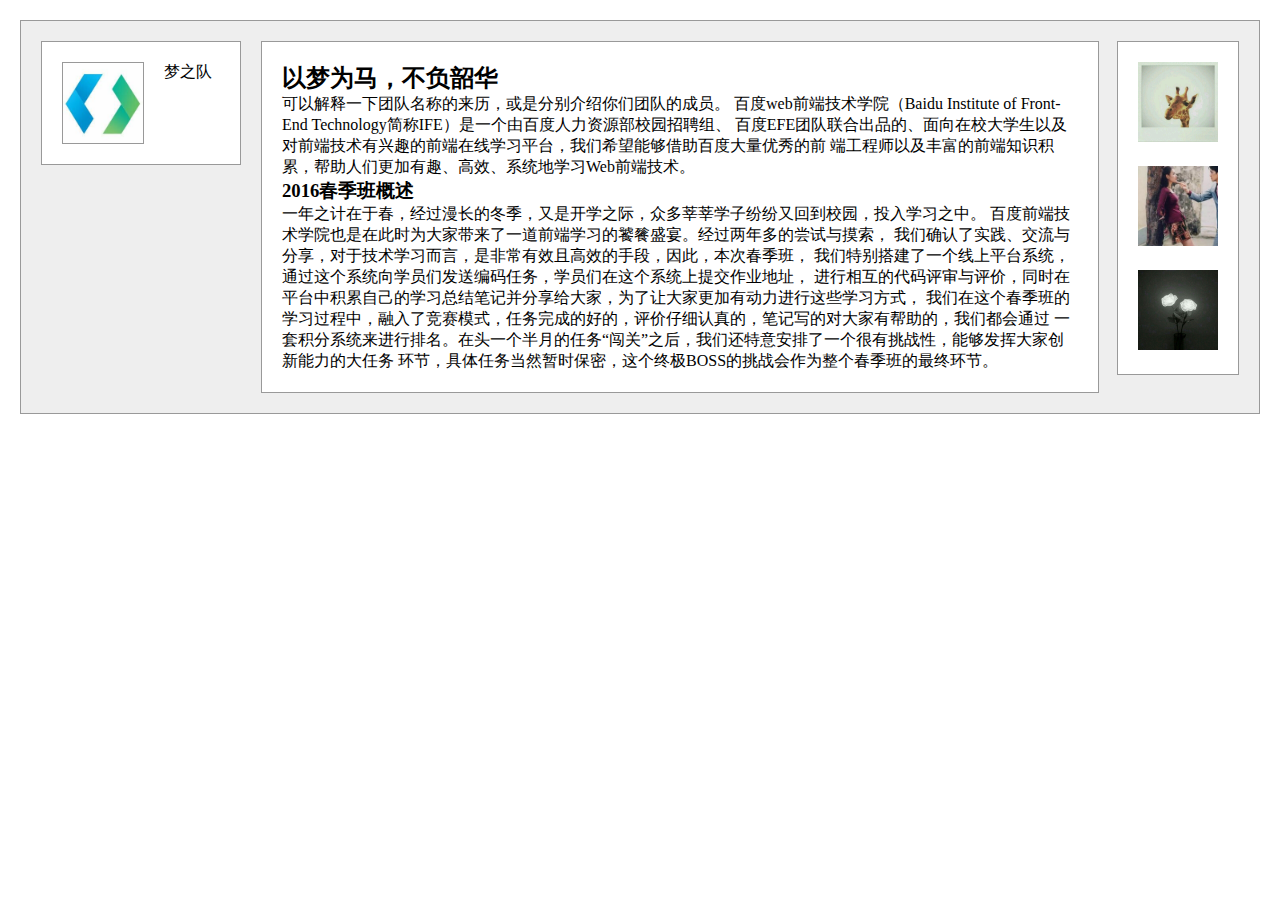
<file: task03/task03.html>
<!DOCTYPE html>
<html lang="en">
<head>
    <meta charset="UTF-8">
    <title>三栏式布局</title>
    <link href="css/index.css" rel="stylesheet" type="text/css">
</head>
<body>
<div class="box">
    <div class="left">
        <img src="img/logo.jpg" height="80px" width="80px">
        <p>梦之队</p>
    </div>
    <div class="right">
        <ul>
            <li><img src="img/head_img1.jpg" height="80px" width="80px"></li>
            <li><img src="img/head_img2.jpg" height="80px" width="80px"></li>
            <li><img src="img/head_img3.jpg" height="80px" width="80px"></li>
        </ul>
    </div>
    <div class="center">
        <h2>以梦为马，不负韶华</h2>
        <p>可以解释一下团队名称的来历，或是分别介绍你们团队的成员。
            百度web前端技术学院（Baidu Institute of Front-End Technology简称IFE）是一个由百度人力资源部校园招聘组、
            百度EFE团队联合出品的、面向在校大学生以及对前端技术有兴趣的前端在线学习平台，我们希望能够借助百度大量优秀的前
            端工程师以及丰富的前端知识积累，帮助人们更加有趣、高效、系统地学习Web前端技术。</p>
        <h3>2016春季班概述</h3>
        <p>一年之计在于春，经过漫长的冬季，又是开学之际，众多莘莘学子纷纷又回到校园，投入学习之中。
            百度前端技术学院也是在此时为大家带来了一道前端学习的饕餮盛宴。经过两年多的尝试与摸索，
            我们确认了实践、交流与分享，对于技术学习而言，是非常有效且高效的手段，因此，本次春季班，
            我们特别搭建了一个线上平台系统，通过这个系统向学员们发送编码任务，学员们在这个系统上提交作业地址，
            进行相互的代码评审与评价，同时在平台中积累自己的学习总结笔记并分享给大家，为了让大家更加有动力进行这些学习方式，
            我们在这个春季班的学习过程中，融入了竞赛模式，任务完成的好的，评价仔细认真的，笔记写的对大家有帮助的，我们都会通过
            一套积分系统来进行排名。在头一个半月的任务“闯关”之后，我们还特意安排了一个很有挑战性，能够发挥大家创新能力的大任务
            环节，具体任务当然暂时保密，这个终极BOSS的挑战会作为整个春季班的最终环节。</p>
    </div>
</div>
</body>
</html>
</file>
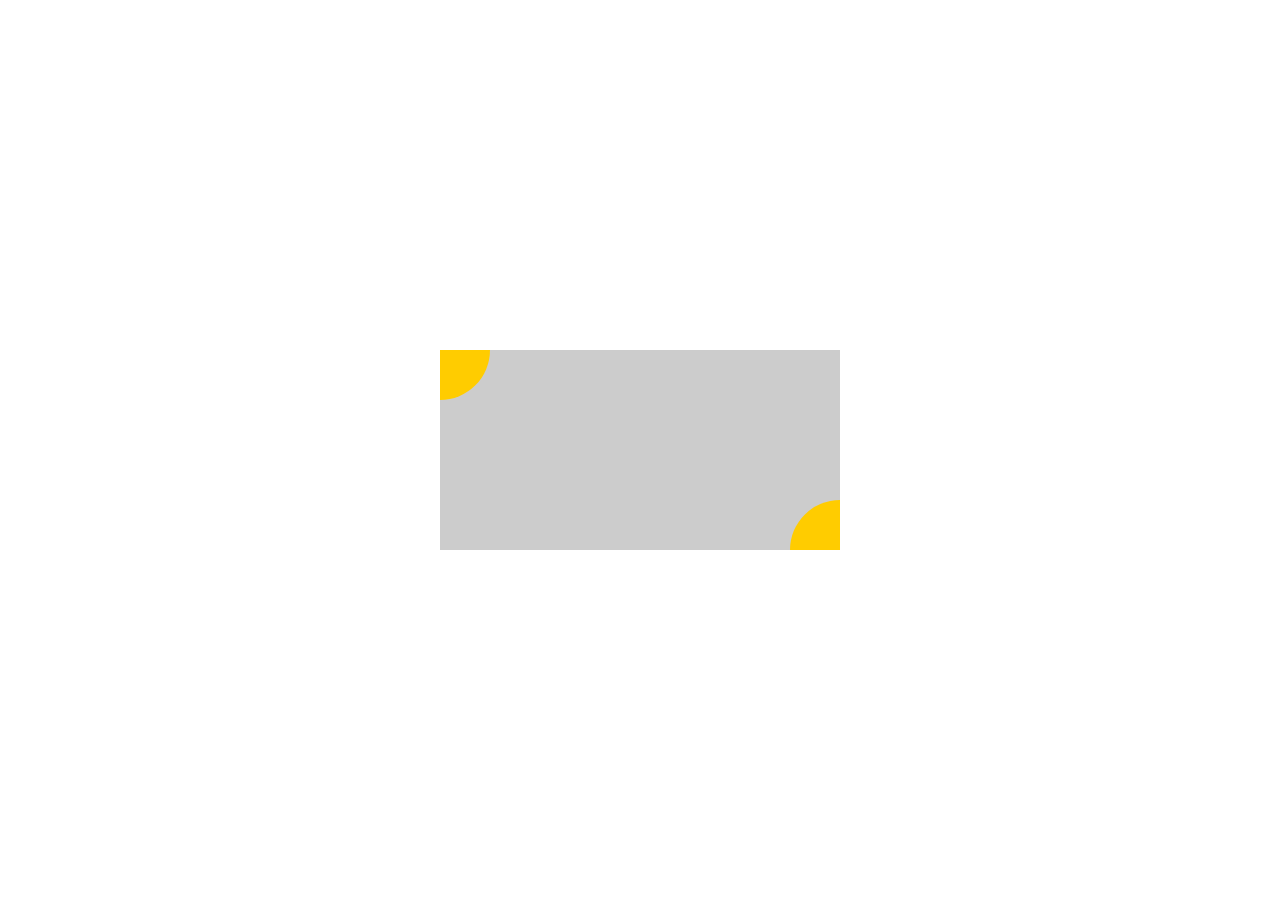
<file: task04/task04.html>
<!DOCTYPE html>
<html lang="en">
<head>
    <meta charset="UTF-8">
    <title>Title</title>
    <Link href="css/index.css" rel="stylesheet" type="text/css" >
</head>
<body>
<div class="bg">
    <div class="circle1"></div>
    <div class="circle2"></div>
</div>
</body>
</html>
</file>
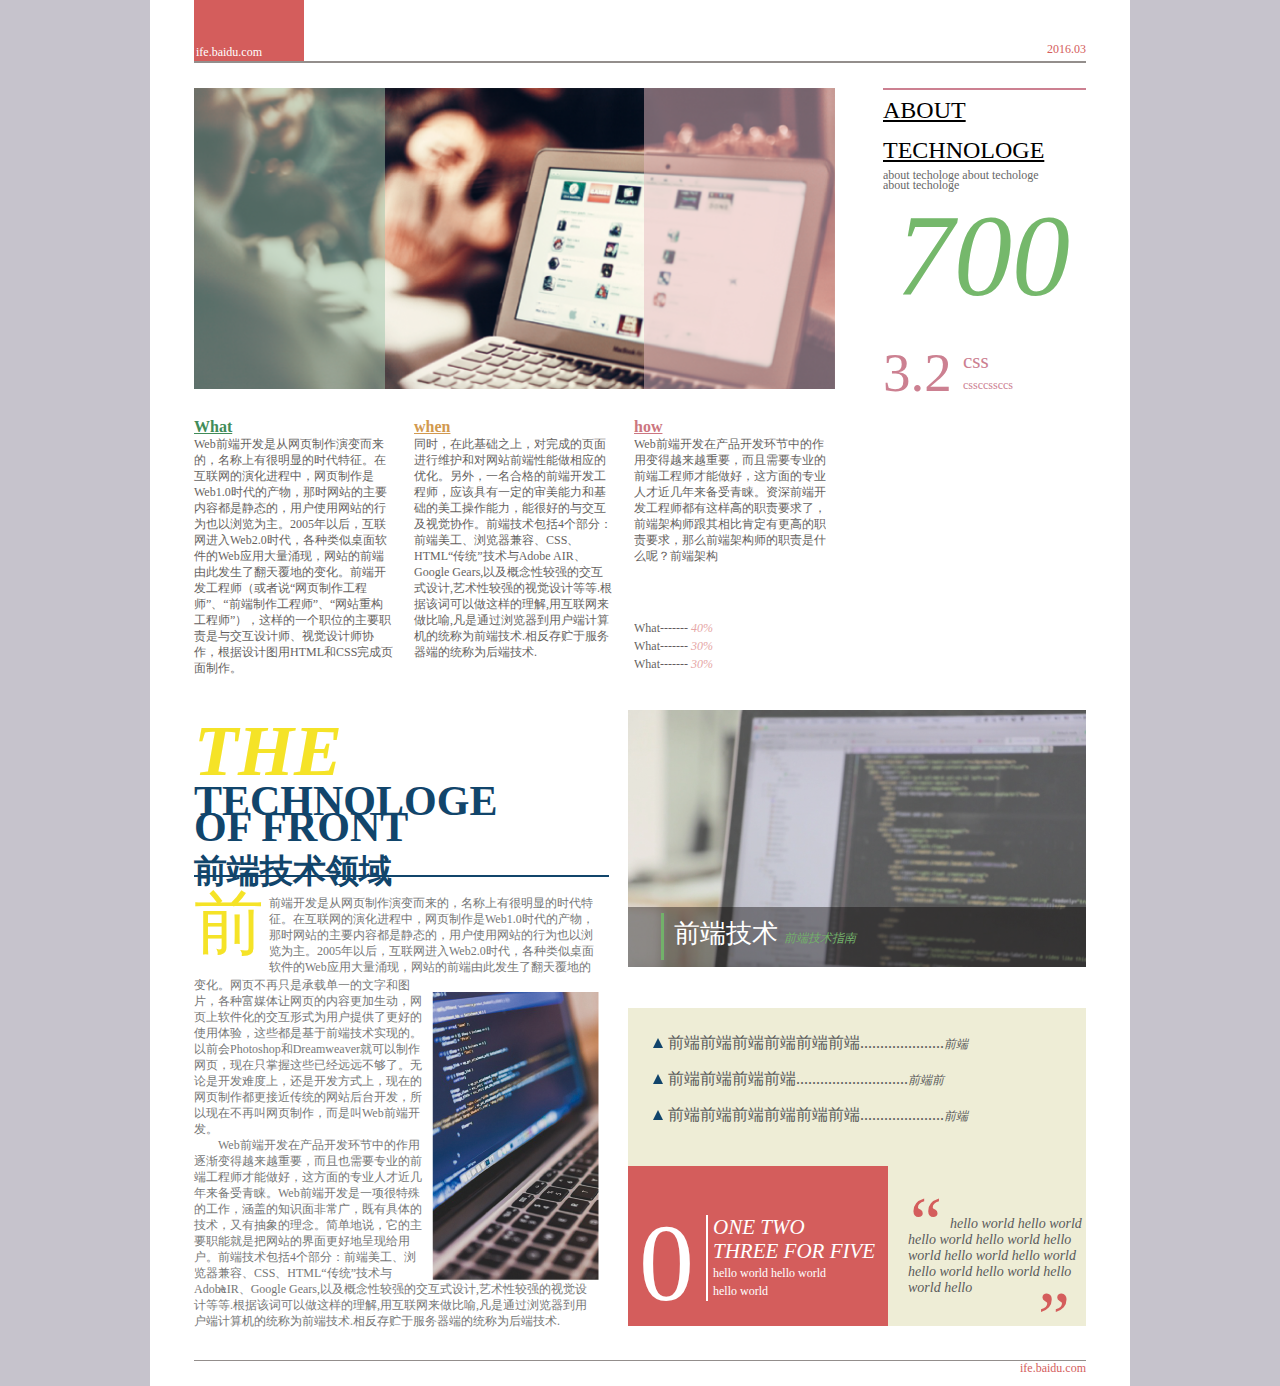
<file: task06/task06.html>
<!DOCTYPE html>
<html lang="en">
<head>
    <meta charset="UTF-8">
    <title>CSS模拟报纸排版</title>
    <link href="css/index.css" type="text/css" rel="stylesheet">
</head>
<body>
<div class="background">
    <nav>
        <div class="nav-left">
            <p>ife.baidu.com</p>
        </div>
        <p class="nav-right">2016.03</p>
    </nav>
    <div class="floorone">
        <div class="left-top">
            <img src="img/lefttop.png" width="641px" height="301px">
            <div class="left-color-block"></div>
            <div class="right-color-block"></div>
        </div>
        <div class="right-top">
            <p class="about">ABOUT<br>TECHNOLOGE</p>
            <p class="technologe">about techologe about techologe<br>about techologe</p>
            <p class="_700">700</p>
            <p class="_32">3.2</p>
            <p class="_css">css</p>
            <p class="_csscc">cssccssccs</p>
        </div>
    </div>
    <div class="floortwo">
            <div class="text_1">
                <h2>What</h2>
                <p>Web前端开发是从网页制作演变而来的，名称上有很明显的时代特征。在互联网的演化进程中，网页制作是Web1.0时代的产物，那时网站的主要内容都是静态的，用户使用网站的行为也以浏览为主。2005年以后，互联网进入Web2.0时代，各种类似桌面软件的Web应用大量涌现，网站的前端由此发生了翻天覆地的变化。前端开发工程师（或者说“网页制作工程师”、“前端制作工程师”、“网站重构工程师”），这样的一个职位的主要职责是与交互设计师、视觉设计师协作，根据设计图用HTML和CSS完成页面制作。</p>
            </div>
            <div class="text_2">
                <h2>when</h2>
                <p>同时，在此基础之上，对完成的页面进行维护和对网站前端性能做相应的优化。另外，一名合格的前端开发工程师，应该具有一定的审美能力和基础的美工操作能力，能很好的与交互及视觉协作。前端技术包括4个部分：前端美工、浏览器兼容、CSS、HTML“传统”技术与Adobe AIR、Google Gears,以及概念性较强的交互式设计,艺术性较强的视觉设计等等.根据该词可以做这样的理解,用互联网来做比喻,凡是通过浏览器到用户端计算机的统称为前端技术.相反存贮于服务器端的统称为后端技术.</p>
            </div>
            <div class="text_3">
                <h2>how</h2>
                <p>Web前端开发在产品开发环节中的作用变得越来越重要，而且需要专业的前端工程师才能做好，这方面的专业人才近几年来备受青睐。资深前端开发工程师都有这样高的职责要求了，前端架构师跟其相比肯定有更高的职责要求，那么前端架构师的职责是什么呢？前端架构</p>
                <br><br><br>
                <span>
                    What-------
                    <em>40%</em>
                </span>
                <br>
                <span>
                    What-------
                    <em>30%</em>
                </span>
                <br>
                <span>
                    What-------
                    <em>30%</em>
                </span>
            </div>
        </div>
    <div class="floorthree">
        <div class="left-bottom">
            <div class="left-bottom_1">
                <p><em>THE</em>&nbsp;
                    <b>TECHNOLOGE<br>OF FRONT</b></p>
                    <br>
                    <p class="front">前端技术领域</p>
                </div>
            <div class="left-bottom_2">
            <span>前</span>
                <p class="pha_1">前端开发是从网页制作演变而来的，名称上有很明显的时代特征。在互联网的演化进程中，网页制作是Web1.0时代的产物，那时网站的主要内容都是静态的，用户使用网站的行为也以浏览为主。2005年以后，互联网进入Web2.0时代，各种类似桌面软件的Web应用大量涌现，网站的前端由此发生了翻天覆地的</p>
                <p class="pha_2">变化。网页不再只是承载单一的文字和图片，各种富媒体让网页的内容更加生动，网页上软件化的交互形式为用户提供了更好的使用体验，这些都是基于前端技术实现的。 以前会Photoshop和Dreamweaver就可以制作网页，现在只掌握这些已经远远不够了。无论是开发难度上，还是开发方式上，现在的网页制作都更接近传统的网站后台开发，所以现在不再叫网页制作，而是叫Web前端开发。</p>
                <img src="img/leftbottom.png">
                <p class="pha_3">Web前端开发在产品开发环节中的作用逐渐变得越来越重要，而且也需要专业的前端工程师才能做好，这方面的专业人才近几年来备受青睐。Web前端开发是一项很特殊的工作，涵盖的知识面非常广，既有具体的技术，又有抽象的理念。简单地说，它的主要职能就是把网站的界面更好地呈现给用户。前端技术包括4个部分：前端美工、浏览器兼容、CSS、HTML“传统”技术与Adobe </p>
                <p class="pha_4">AIR、Google Gears,以及概念性较强的交互式设计,艺术性较强的视觉设计等等.根据该词可以做这样的理解,用互联网来做比喻,凡是通过浏览器到用户端计算机的统称为前端技术.相反存贮于服务器端的统称为后端技术.</p>
            </div>
        </div>
        <div class="right-bottom">
           <div class="right-bottom_1">
              <img src="img/middle.png">
               <div class="img-text" >
                   <p>前端技术 <em>前端技术指南</em></p>
               </div>
           </div>
           <div class="right-bottom_2">
               <ul>
                   <li><span class="triangle"></span>前端前端前端前端前端前端.....................<em>前端</em></li>
                   <li><span class="triangle"></span>前端前端前端前端............................<em>前端前</em></li>
                   <li><span class="triangle"></span>前端前端前端前端前端前端.....................<em>前端</em></li>
               </ul>
               <div class="red-block">
                   <p>0</p>
                   <div class="red-block-right">
                       <em>ONE TWO<br>THREE FOR FIVE</em>
                       <span>hello world hello world<br>hello world</span>
                   </div>
               </div>
               <div class="text-block">
               <span class="a1">“</span>
                   <p>hello world hello world hello world hello world hello world hello world hello world hello world hello world hello world hello</p>
               <span class="a2">”</span>

           </div>
           </div>
        </div>
    </div>
    <div class="foot">
      ife.baidu.com
    </div>
</div>
</body>
</html>
</file>
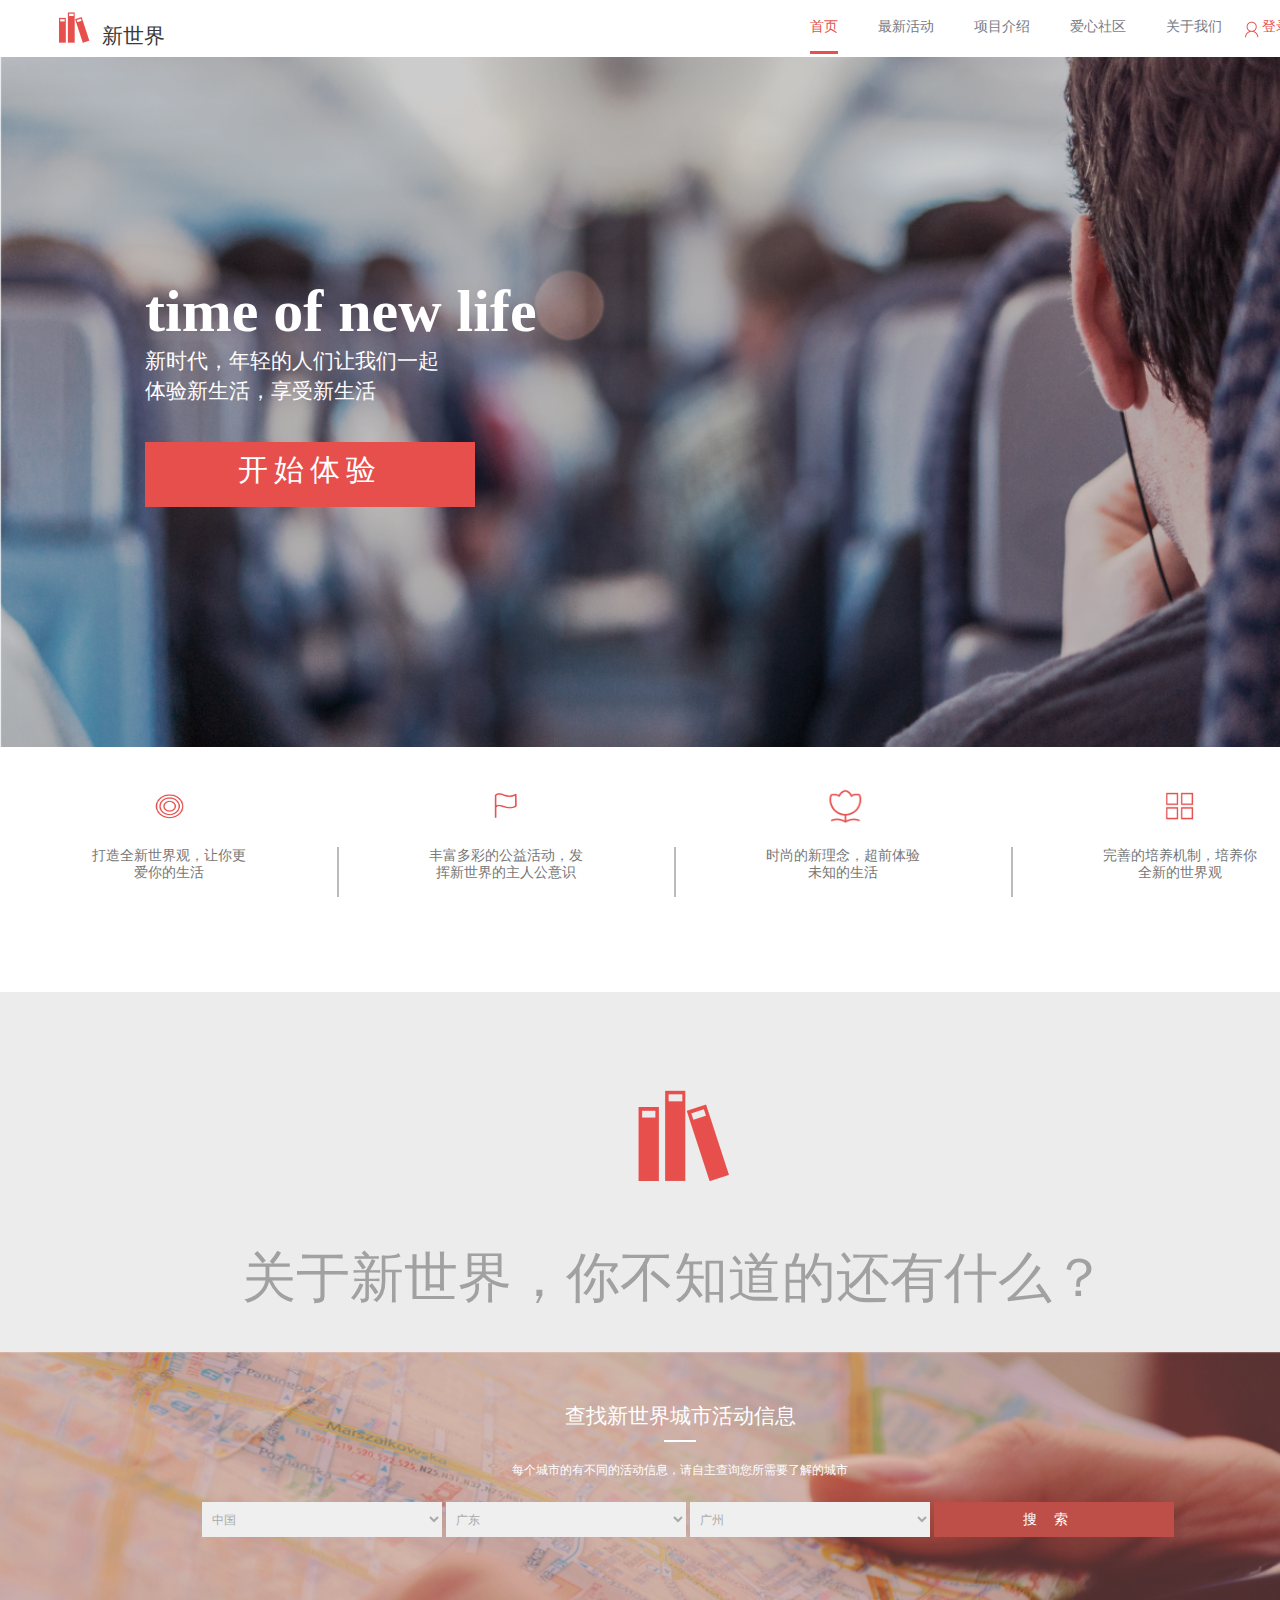
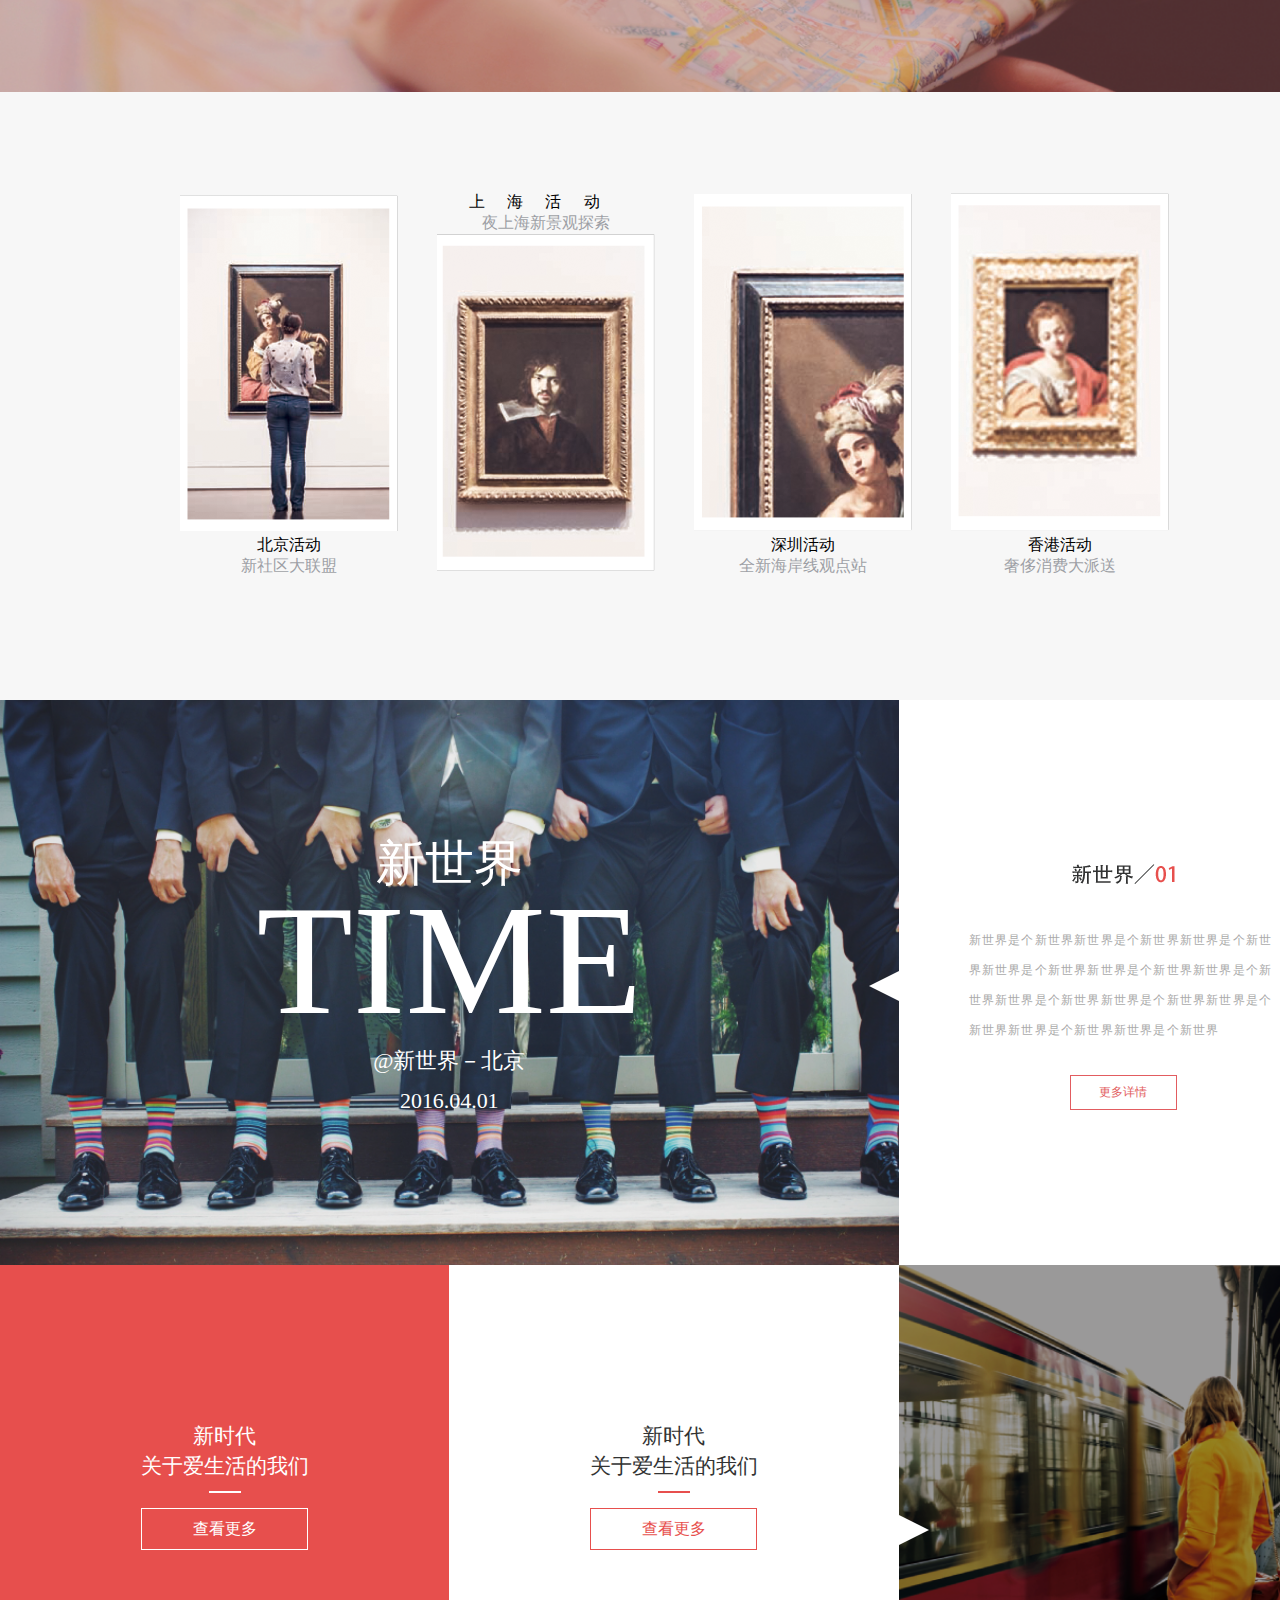
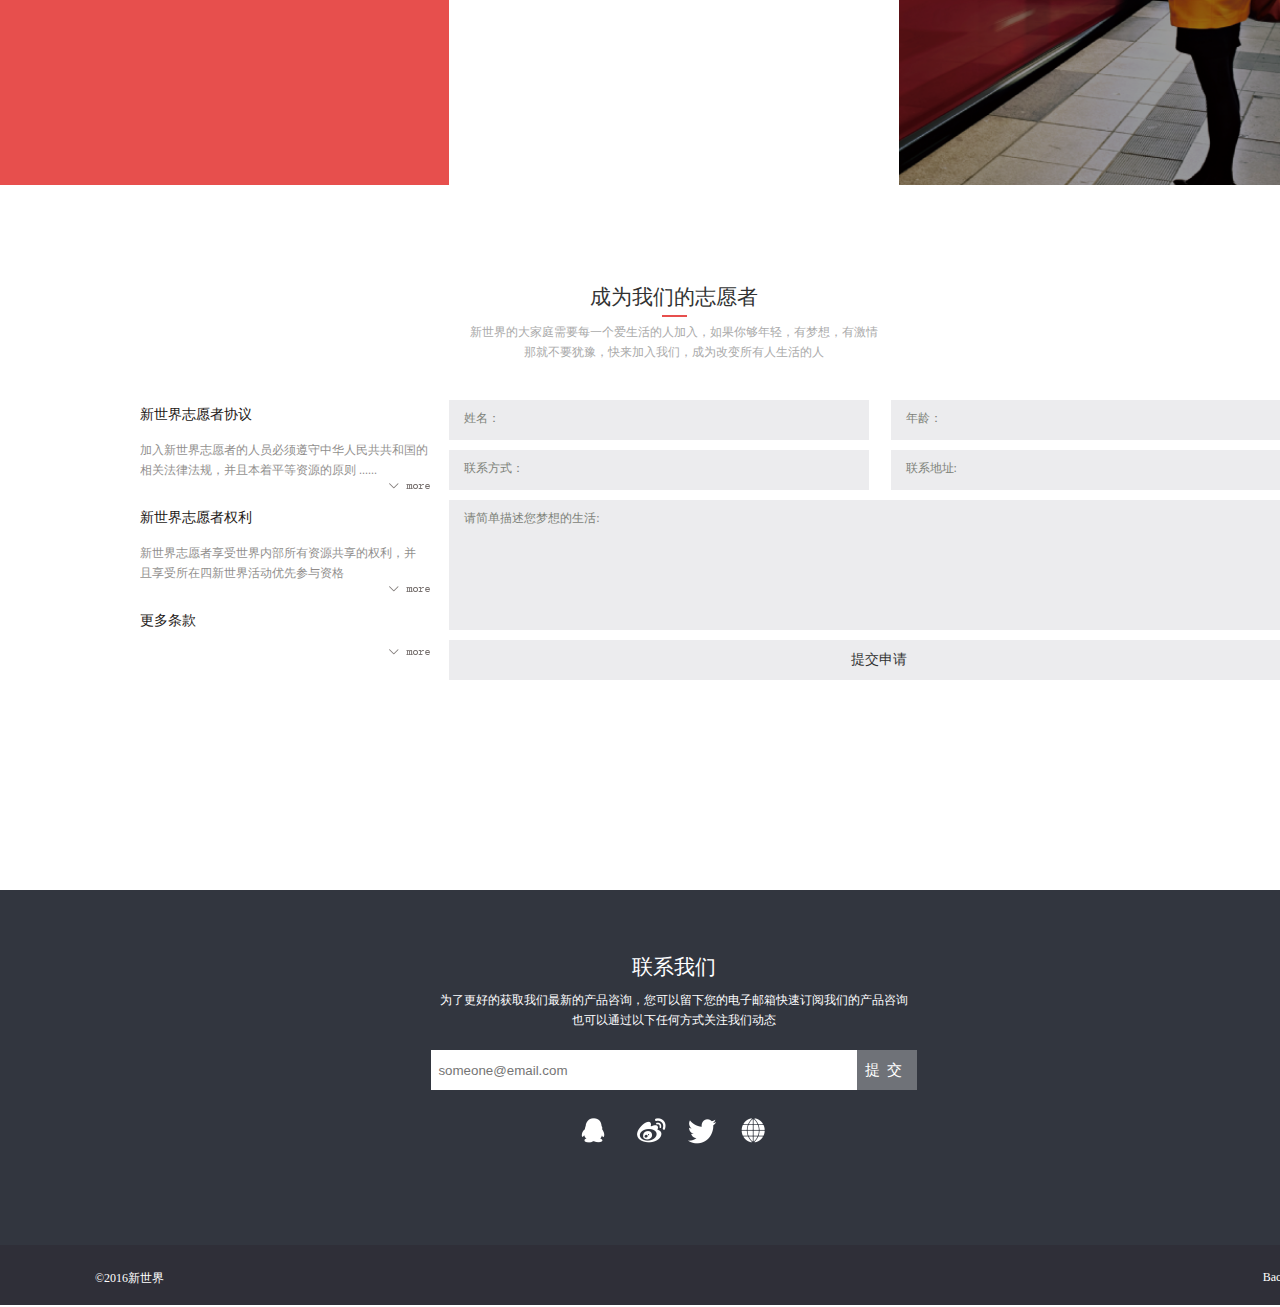
<file: task07/task07.html>
<!DOCTYPE html>
<html lang="en">
<head>
    <meta charset="UTF-8">
    <title>新世界</title>
    <link href="index.css" type="text/css" rel="stylesheet">
</head>
<body>
    <div class="header">
        <img src="img/navleft.png">
        <a href="#" class="left_1">新世界</a>
        <ul>
            <li><a href="#" class="active">首页</a></li>
            <li><a href="#" class="other">最新活动</a></li>
            <li><a href="#" class="other">项目介绍</a></li>
            <li><a href="#" class="other">爱心社区</a></li>
            <li><a href="#" class="other">关于我们</a></li>
            <li><a href="#" class="log"><img src="img/user.png"><span>登录</span></a></li>
        </ul>
    </div>
    <div class="banner">
        <div class="banner-text">
            <h1>time of new life</h1>
            <p>新时代，年轻的人们让我们一起</p>
            <p>体验新生活，享受新生活</p>
            <br><br>
            <a href="#">开始体验</a>
        </div>

    </div>
    <div class="floortwo">
        <div class="point_1">
            <img src="img/point1.png">
            <br>
            <p>打造全新世界观，让你更<br>爱你的生活</p>
        </div>
        <div class="point_2">
            <img src="img/point2.png">
            <br>
            <p>丰富多彩的公益活动，发<br>挥新世界的主人公意识</p>
        </div>
        <div class="point_3">
            <img src="img/point3.png">
            <br>
            <p>时尚的新理念，超前体验<br>未知的生活</p>
        </div>
        <div class="point_4">
            <img src="img/point4.png">
            <br>
            <p>完善的培养机制，培养你<br>全新的世界观</p>
        </div>
    </div>
    <div class="floorthree">
        <img src="img/middle.png">
        <p>关于新世界，你不知道的还有什么？</p>
    </div>
    <div class="floorfour">
        <div class="background"></div>
        <div class="floorfour-mask"></div>
        <div class="floorfour-text">
            <p>查找新世界城市活动信息</p>
            <div class="floorfour-border">

            </div>
            <span><br>每个城市的有不同的活动信息，请自主查询您所需要了解的城市</span>
        </div>
        <div class="form">
            <form>
                <select>
                    <option value="china">中国</option>
                    <option value="japan">日本</option>
                    <option value="usa">美国</option>
                </select>
                <select>
                    <option value="beijing">北京</option>
                    <option value="shanghai">上海</option>
                    <option value="guangdong" selected="selected">广东</option>
                    <option value="hunan">湖南</option>
                    <option value="hebei">河北</option>
                </select>
                <select>
                    <option value="guangzhou">广州</option>
                    <option value="shenzhen">深圳</option>
                </select>
                <input type="button" value="搜索" class="search">
            </form>
        </div>
    </div>
    <div class="floorfive">
            <div class="beijing">
                <img src="img/beijing.png">
                <p>北京活动</p>
                <span><p>新社区大联盟</p></span>
            </div>
            <div class="shanghai">
                <p class="shanghai-large">上海活动</p>
                <span><p>夜上海新景观探索</p></span>
                <img src="img/shanghai.png">
            </div>
            <div class="shenzhen">
                <img src="img/shenzhen.png">
                <p>深圳活动</p>
                <span><p>全新海岸线观点站</p></span>
            </div>
            <div class="hongkong">
                <img src="img/hongkong.png">
                <p>香港活动</p>
                <span><p>奢侈消费大派送</p></span>
            </div>
    </div>
    <div class="floorsix">
        <div class="floorsix-left">
            <h2>新世界</h2>
            <h1>TIME</h1>
            <br>
            <p>@新世界－北京<br>2016.04.01</P>
            <div class="arrow-1"></div>
        </div>
        <div class="floorsix-right">
             <img src="img/newworld.png">
             <p class="maintext">新世界是个新世界新世界是个新世界新世界是个新世界新世界是个新世界新世界是个新世界新世界是个新世界新世界是个新世界新世界是个新世界新世界是个新世界新世界是个新世界新世界是个新世界</p>
             <a href="#">更多详情</a>
        </div>
    </div>
    <div class="floorseven">
        <div id="part-1" class="part">
             <p>新时代<br>关于爱生活的我们</P>
             <div id="line-1" class="line">
             </div>
             <a href="#">查看更多</a>
        </div>
        <div id="part-2" class="part">
            <p>新时代<br>关于爱生活的我们</P>
            <div id="line-2" class="line">
            </div>
            <a href="#">查看更多</a>
        </div>
        <div id="part-3">
            <div class="mask"></div>
            <div class="arrow-2"></div>
        </div>
    </div>
    <div class="flooreight">
        <p class="text8_1">成为我们的志愿者</p>
        <div class="line_8"></div>
        <p class="text8_2">新世界的大家庭需要每一个爱生活的人加入，如果你够年轻，有梦想，有激情<br>那就不要犹豫，快来加入我们，成为改变所有人生活的人</p>
    </div>
    <div class="floornine">
        <div class="left_9">
            <p class="title_9">新世界志愿者协议</p>
            <p class="text_9">加入新世界志愿者的人员必须遵守中华人民共共和国的<br>相关法律法规，并且本着平等资源的原则 ......</p>
            <img src="img/more.png">
            <p class="title_9">新世界志愿者权利</p>
            <p class="text_9">新世界志愿者享受世界内部所有资源共享的权利，并<br>且享受所在四新世界活动优先参与资格</p>
            <img src="img/more.png">
            <p class="title_9">更多条款</p>
            <img src="img/more.png">
        </div>
        <div class="right_9">
            <form>
                <div id="name">
                    <label for="username">姓名：</label>
                    <input type="text" id="username">
                </div>
                <div id="age">
                    <label for="userage">年龄：</label>
                    <input type="text" id="userage">
                </div>
                <div id="call">
                    <label for="usercall">联系方式：</label>
                    <input type="text" id="usercall">
                </div>
                <div id="adress">
                    <label for="useradress">联系地址:</label>
                    <input type="text" id="useradress">
                </div>
                <div id="life">
                    <label for="userlife" style="vertical-align: top">请简单描述您梦想的生活:</label>
                    <textarea id="userlife" rows="6" cols="85"></textarea>
                </div>
                <div id="submit">
                    <input type="submit" id="sub" value="提交申请">
                </div>
            </form>
        </div>
    </div>
    <div class="contact">
         <p class="textc_1">联系我们</p>
         <p class="textc_2">为了更好的获取我们最新的产品咨询，您可以留下您的电子邮箱快速订阅我们的产品咨询<br>也可以通过以下任何方式关注我们动态</p>
         <div class="email">
             <input type="text" placeholder="  someone@email.com" id="email_in">
             <input type="submit" value="提交" id="sub_2">
         </div>
        <div class="contact_img">
            <a href="#"><img src="img/qq.png"></a>
            <a href="#"><img src="img/weibo.png"></a>
            <a href="#"><img src="img/twitter.png"></a>
            <a href="#"><img src="img/bowser.png"></a>
        </div>
    </div>
    <div class="footer">
        <p>&copy;2016新世界</p>
        <a href="#">Back to top</a>
    </div>
</body>
</html>
</file>
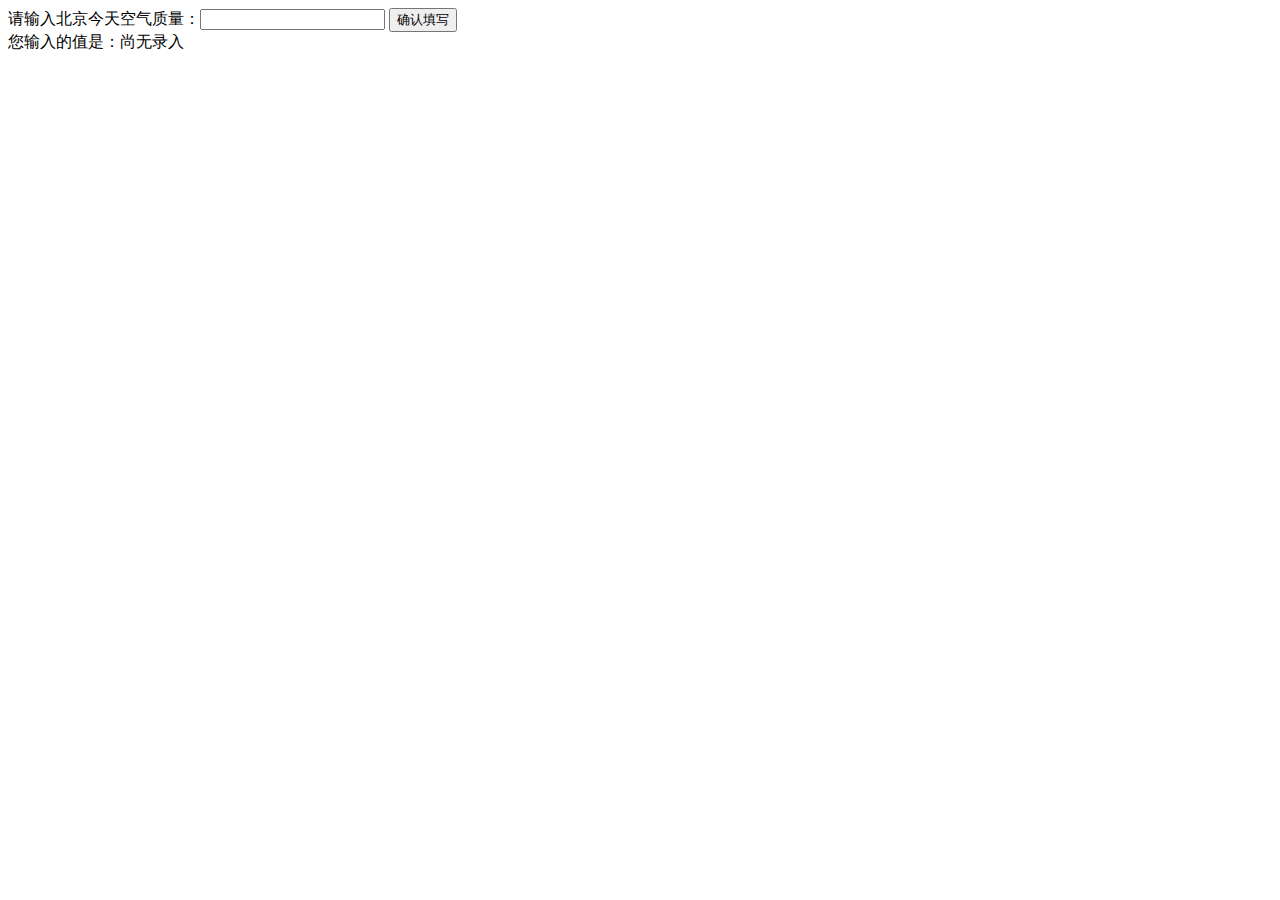
<file: task13/task13.html>
<!DOCTYPE html>
<html lang="en">
<head>
    <meta charset="UTF-8">
    <title>Title</title>
</head>
<body>
<label>请输入北京今天空气质量：<input id="aqi-input" type="text"></label>
<button id="button">确认填写</button>
<div>您输入的值是：<span id="aqi-display">尚无录入</span></div>
</body>
<script type="text/javascript">
    (function() {
        /*
         在注释下方写下代码
         给按钮button绑定一个点击事件
         在事件处理函数中
         获取aqi-input输入的值，并显示在aqi-display中
         */
        var button=document.getElementById("button");
        var display=document.getElementById("aqi-display");
        var input=document.getElementById("aqi-input");
        button.onclick=function(){
            if(input.value)
            display.innerHTML=input.value;
            else
              display.innerHTML="您未录入任何数据"
        }
    })();

</script>
</html>
</file>
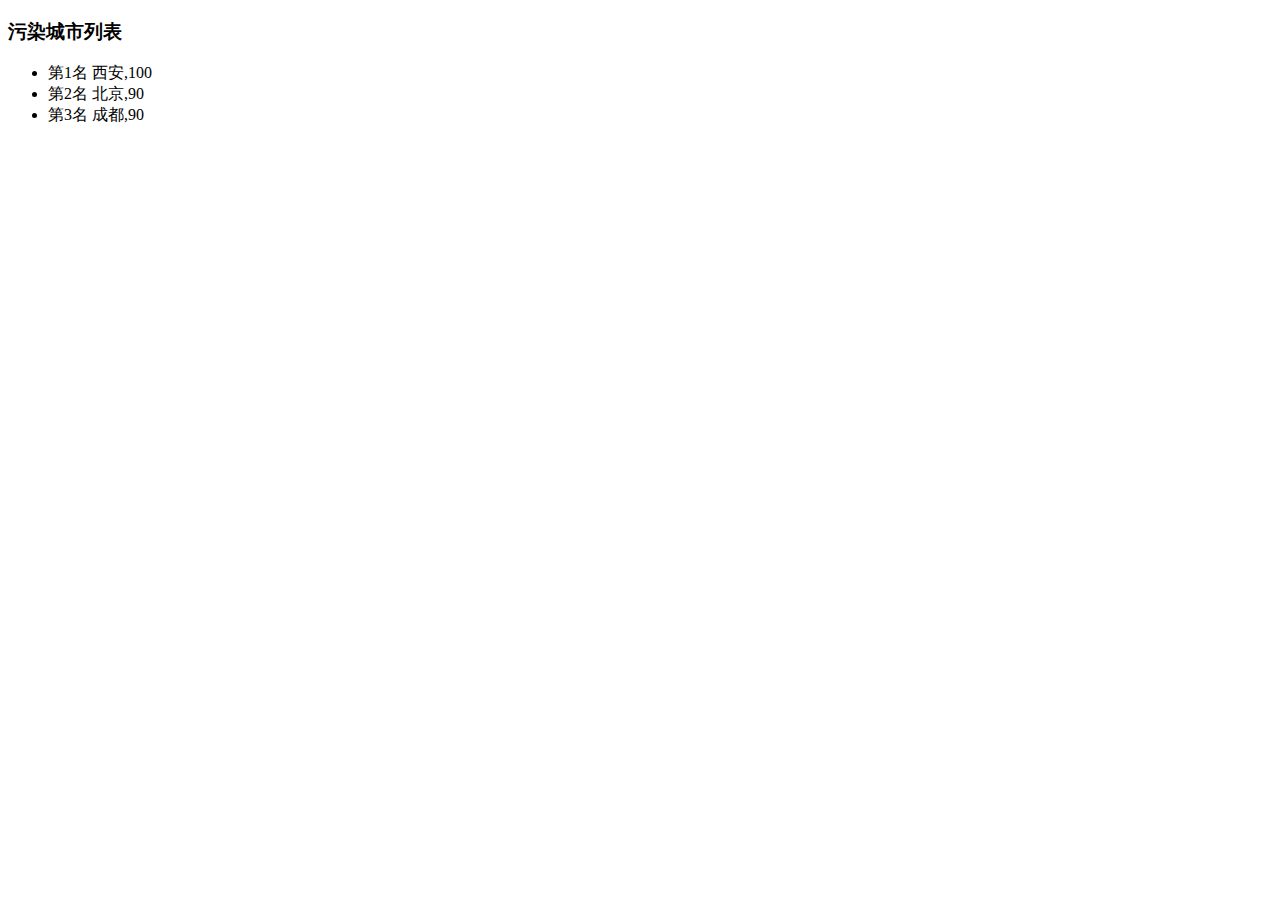
<file: task14/task14.html>
<!DOCTYPE html>
<html>
<head>
    <meta charset="utf-8">
    <title>IFE JavaScript Task 01</title>
</head>
<body>

<h3>污染城市列表</h3>
<ul id="aqi-list">
    <!--
        <li>第一名：福州（样例），10</li>
          <li>第二名：福州（样例），10</li> -->
</ul>

<script type="text/javascript">

    var aqiData = [
        ["北京", 90],
        ["上海", 50],
        ["福州", 10],
        ["广州", 50],
        ["成都", 90],
        ["西安", 100]
    ];

    (function () {

        /*
         在注释下方编写代码
         遍历读取aqiData中各个城市的数据
         将空气质量指数大于60的城市显示到aqi-list的列表中
         */
        var ul=document.getElementById("aqi-list")
       function sortnumber(a,b){
           return b[1]-a[1];
       }
        aqiData.sort(sortnumber);//对数组进行排序
        for(var i= 0;i<aqiData.length;i++)
        {
            if(aqiData[i][1]>60)
            {
                var li=document.createElement("li");
                li.innerHTML="第"+(i+1)+"名"+" "+aqiData[i];
                ul.appendChild(li);
            }
        }

    })();

</script>
</body>
</html>
</file>
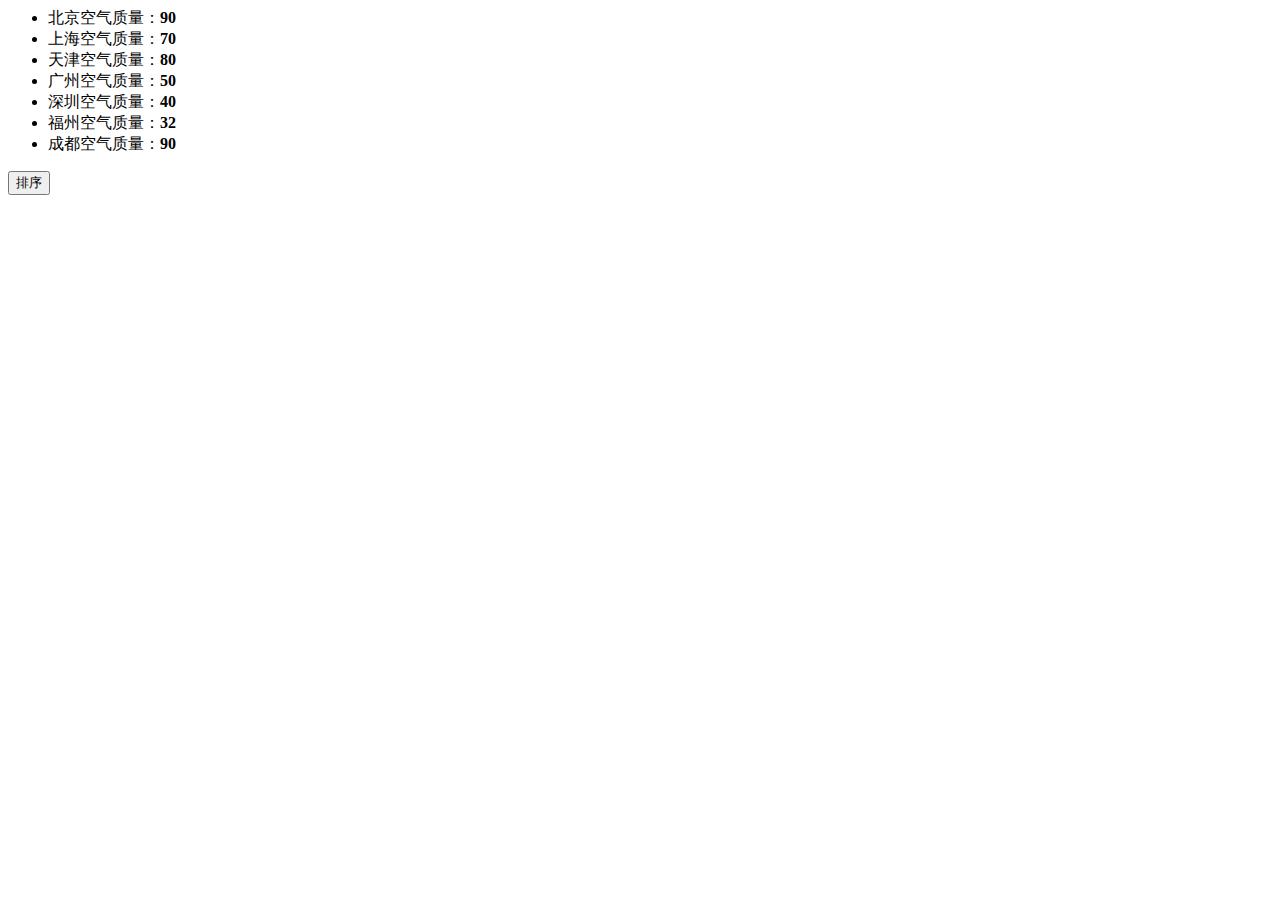
<file: task15/task15.html>
<!DOCTYPE>
<html>
<head>
    <meta charset="utf-8">
    <title>IFE JavaScript Task 01</title>
</head>
<body>

<ul id="source">
    <li>北京空气质量：<b>90</b></li>
    <li>上海空气质量：<b>70</b></li>
    <li>天津空气质量：<b>80</b></li>
    <li>广州空气质量：<b>50</b></li>
    <li>深圳空气质量：<b>40</b></li>
    <li>福州空气质量：<b>32</b></li>
    <li>成都空气质量：<b>90</b></li>
</ul>

<ul id="resort">
    <!--
    <li>第一名：北京空气质量：<b>90</b></li>
    <li>第二名：北京空气质量：<b>90</b></li>
    <li>第三名：北京空气质量：<b>90</b></li>
     -->

</ul>

<button id="sort-btn">排序</button>

<script type="text/javascript">

    /**
     * getData方法
     * 读取id为source的列表，获取其中城市名字及城市对应的空气质量
     * 返回一个数组，格式见函数中示例
     */
    function getData() {
        var source=document.getElementById("source");

        /*
         data = [
         ["北京", 90],
         ["北京", 90]
         ……
         ]
         */

        return data;

    }

    /**
     * sortAqiData
     * 按空气质量对data进行从小到大的排序
     * 返回一个排序后的数组
     */
    function sortAqiData(data) {

    }

    /**
     * render
     * 将排好序的城市及空气质量指数，输出显示到id位resort的列表中
     * 格式见ul中的注释的部分
     */
    function render(data) {

    }

    function btnHandle() {
        var aqiData = getData();
        aqiData = sortAqiData(aqiData);
        render(aqiData);
    }


    function init() {

        // 在这下面给sort-btn绑定一个点击事件，点击时触发btnHandle函数

    }

    init();

</script>
</body>
</html>
</file>
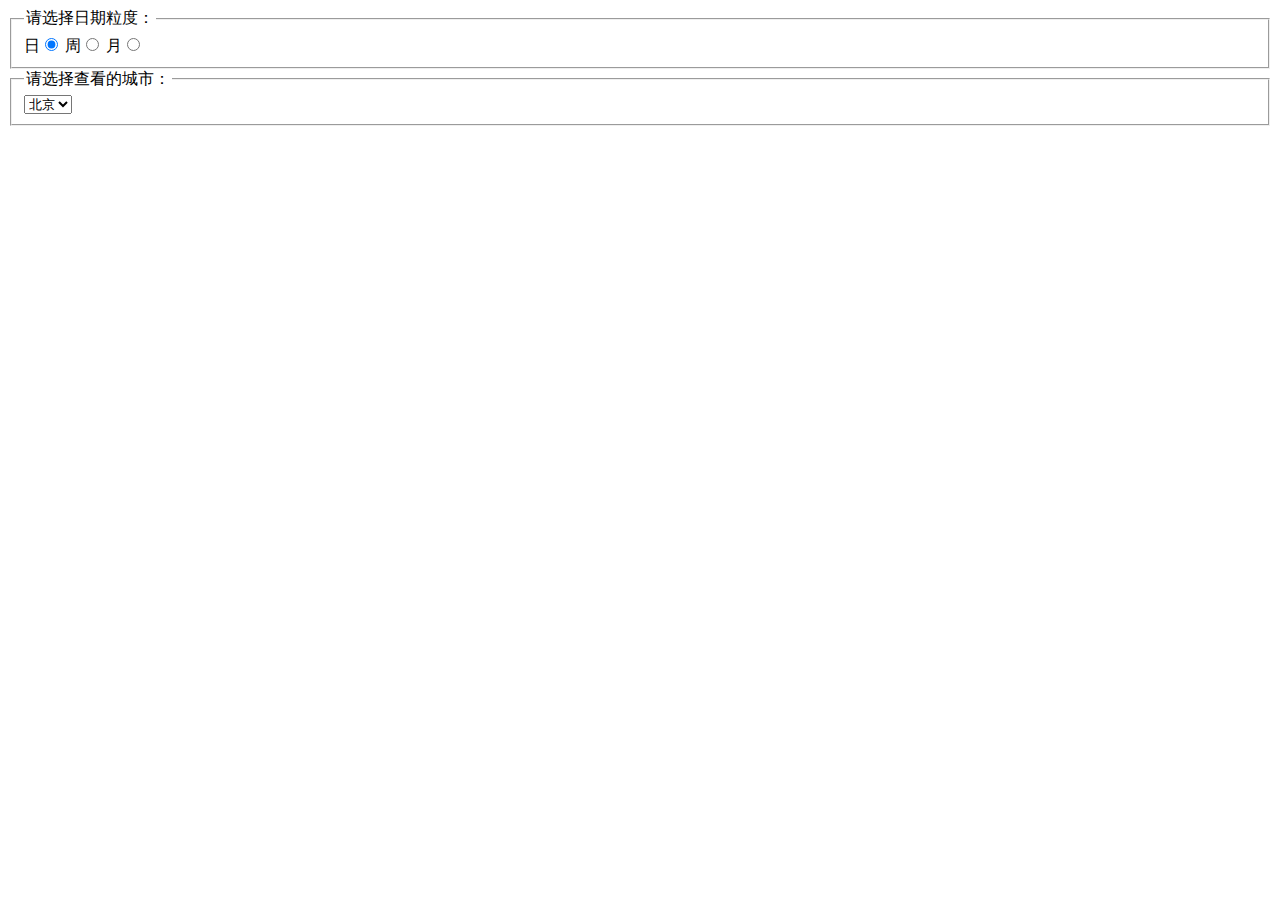
<file: task17/task17.html>
<!DOCTYPE>
<html>
  <head>
    <meta charset="utf-8">
    <title>IFE JavaScript Task 01</title>
    <script src="task17.js"></script>
  </head>
<body>
  <fieldset id="form-gra-time">
    <legend>请选择日期粒度：</legend>
    <label>日<input name="gra-time" value="day" type="radio" checked="checked"></label>
    <label>周<input name="gra-time" value="week" type="radio"></label>
    <label>月<input name="gra-time" value="month" type="radio"></label>
  </fieldset>

  <fieldset>
    <legend>请选择查看的城市：</legend>
    <select id="city-select">
      <option>北京</option>
    </select>
  </fieldset>

  <div class="aqi-chart-wrap">
  </div>
</body>
</html>
</file>
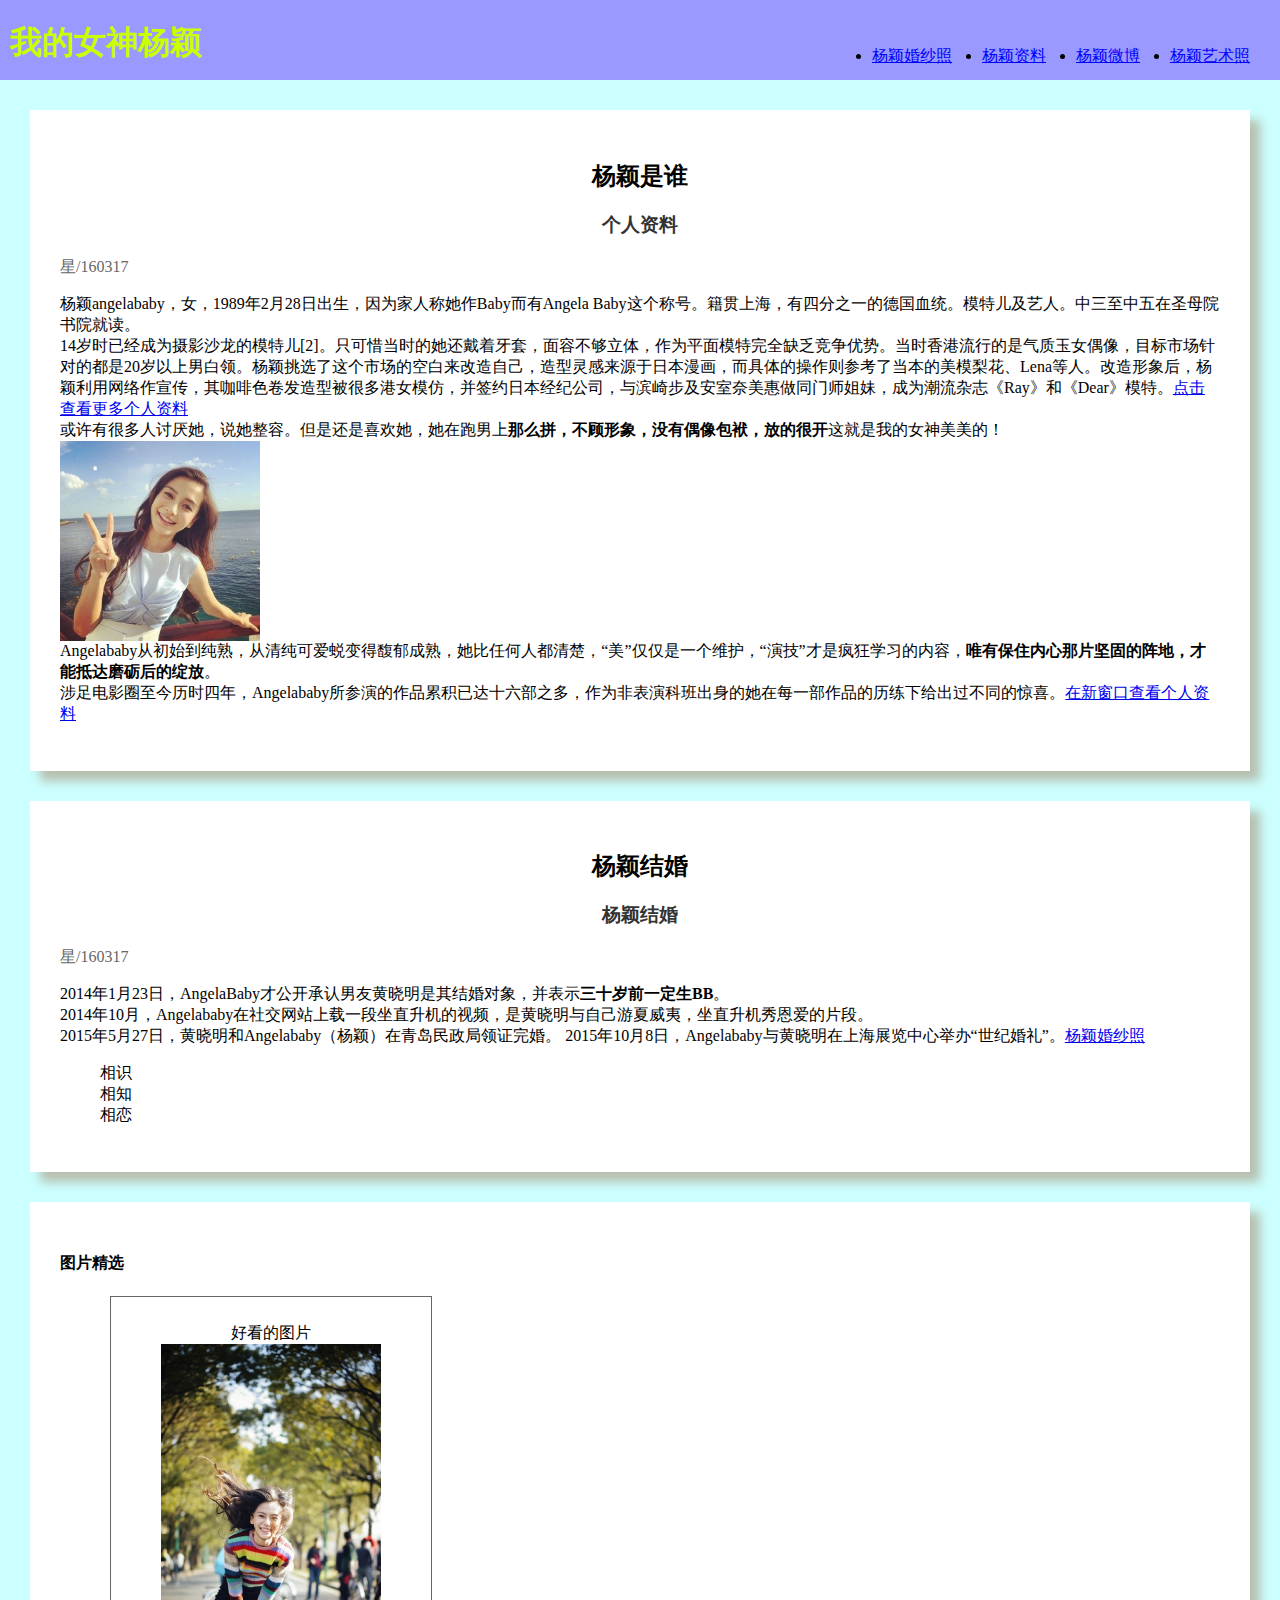
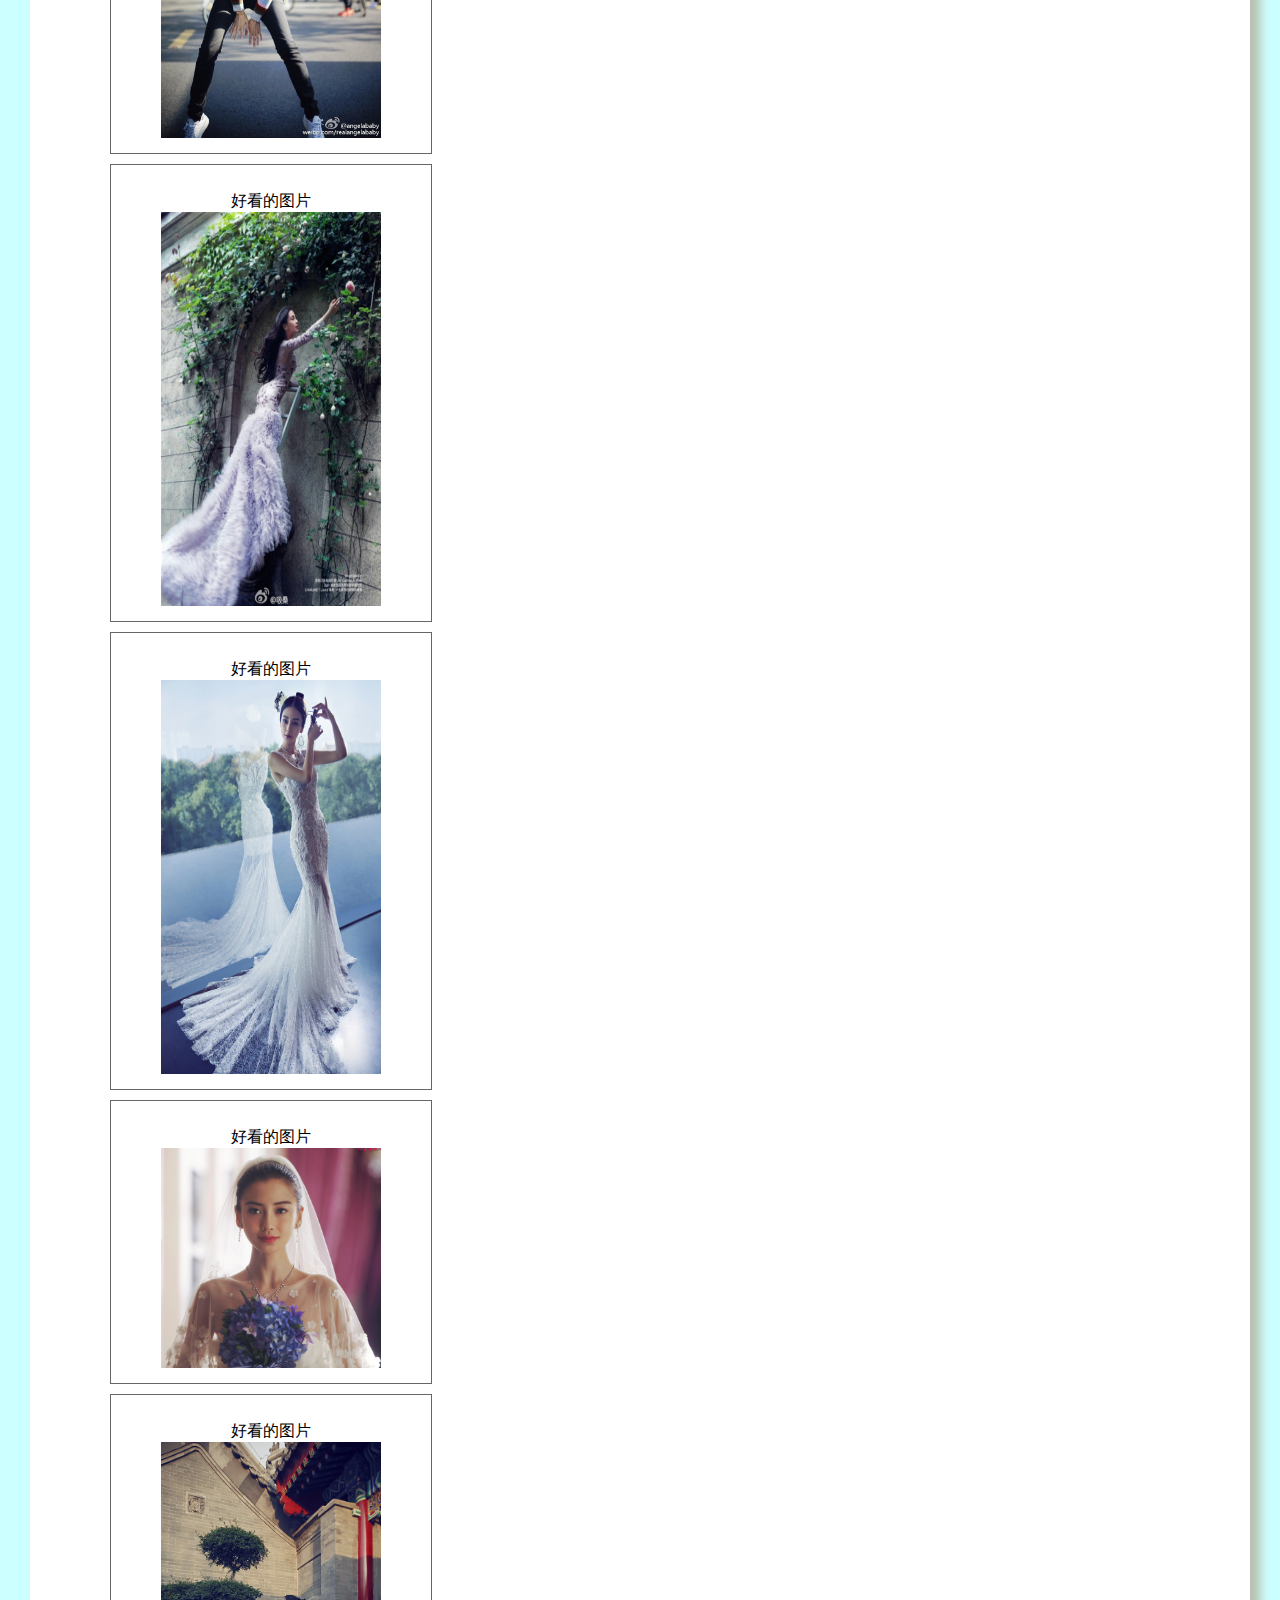
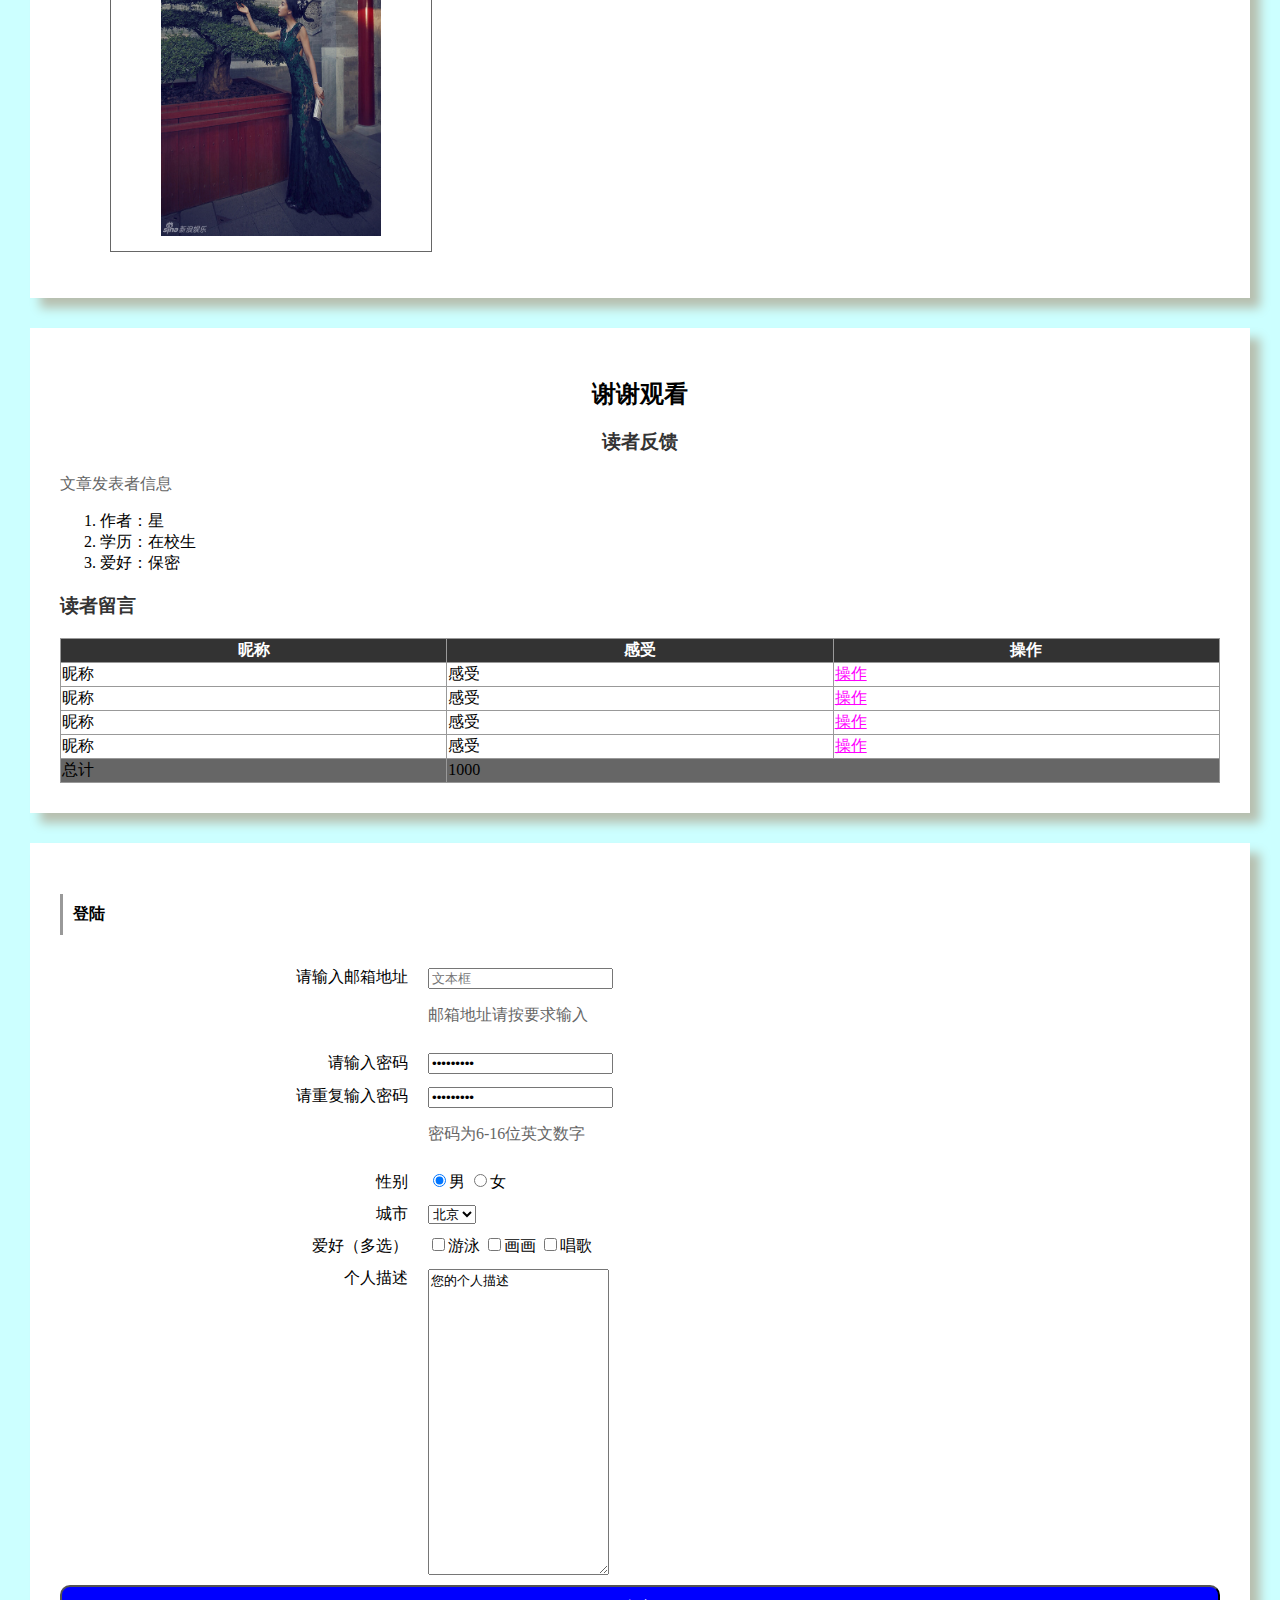
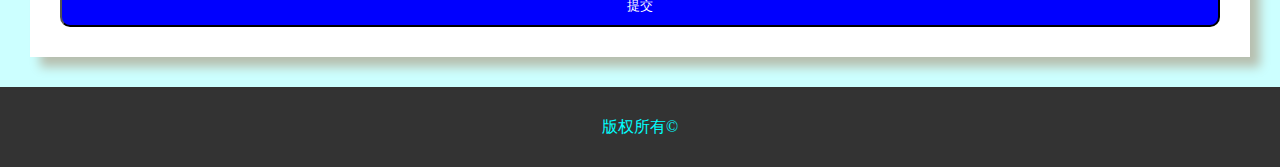
<file: task02/wmx_task02/Untitled-1.html>
<!DOCTYPE html PUBLIC "-//W3C//DTD XHTML 1.0 Transitional//EN" "http://www.w3.org/TR/xhtml1/DTD/xhtml1-transitional.dtd">
    <html xmlns="http://www.w3.org/1999/xhtml">
    <head>
    <meta http-equiv="Content-Type" content="text/html; charset=utf-8" />
    <title>我的女神杨颖</title>
    <style type="text/css">
body{
		margin:0px;
		background-color:#CFF;
		}
header{
       background-color:#99F;
	   display:block;
	   height:80px;
}
.mm{
	   color:#CF0;
       float:left;
	   margin-left:10px;
} 
.header-nav{
       float:right;
	   display:inline-block;
	   
} 
.header-nav li{
       float:left;
	    margin-top:30px;
}
.header-nav li a{
       color:#00F;
	   margin-right:30px;
}
.passage{
	   margin:30px;
	   padding:30px;
	   background-color:#FFF;
	   box-shadow: 10px 10px 10px #b7bfaf;
}
.passage ul{
	   list-style:none;
}
.picture p{
	   margin-bottom:5px;
	   text-align:center;
}
.picture div{
	    border:1px solid #666;
		padding:10px;
		margin:10px;
		max-width:300px;
}
h3{
	    color:#333;
}
.author{
	    color:#666;
}
table{
	border:1px solid #999;
	border-collapse:collapse;
	width:100%;
}
td{
	border:1px solid #999;
}
th{
	background-color:#333;
	color:white;
	border:1px solid #999;
}
.nn{
	background-color: #666;
}
table a{
	color:#F0F;
}
.sidebar{
	 border-left:3px solid #999;
	 padding:10px;
}
.title{
	display:inline-block;
	text-align:right;
	width:30%;
	margin-right:1em;
	margin-top:0.7em;
}
textarea{
	vertical-align:text-top;
}
.sub{
	width:100%;
	background-color:#00F;
	color:#FFF;
	padding:10px;
	text-align:center;
    margin-top:10px;
	border-radius: 10px;
}
.from{
	display:inline-block;
	vertical-align:text-top;
}
footer{
	background-color:#333;
	color:#0FF;
	margin:0;
	text-align:center;
	padding-top:30px;
	height:50px;
}
</style>
    </head>
<body>
<header>
       <h1 class="mm">我的女神杨颖</h1>
       <nav>
           <ul class="header-nav">
            <li ><a href="https://www.so.com/">杨颖婚纱照</a></li>
            <li><a href="https://www.so.com/">杨颖资料</a></li>
            <li><a href="http://www.so.com/">杨颖微博</a></li>
            <li><a href="https://www.so.com/">杨颖艺术照</a></li>
            </ul>
        </nav>
        </header>
     <div class="passage">
        <h2 align=center>杨颖是谁</h2>
        <h3 align=center>个人资料</h3>
          <p class="author">星/160317</p>
        <p>杨颖angelababy，女，1989年2月28日出生，因为家人称她作Baby而有Angela Baby这个称号。籍贯上海，有四分之一的德国血统。模特儿及艺人。中三至中五在圣母院书院就读。<br/>
        14岁时已经成为摄影沙龙的模特儿[2]。只可惜当时的她还戴着牙套，面容不够立体，作为平面模特完全缺乏竞争优势。当时香港流行的是气质玉女偶像，目标市场针对的都是20岁以上男白领。杨颖挑选了这个市场的空白来改造自己，造型灵感来源于日本漫画，而具体的操作则参考了当本的美模梨花、Lena等人。改造形象后，杨颖利用网络作宣传，其咖啡色卷发造型被很多港女模仿，并签约日本经纪公司，与滨崎步及安室奈美惠做同门师姐妹，成为潮流杂志《Ray》和《Dear》模特。<a href="http://baike.so.com/">点击查看更多个人资料</a><br/>
        或许有很多人讨厌她，说她整容。但是还是喜欢她，她在跑男上<strong>那么拼，不顾形象，没有偶像包袱，放的很开</strong>这就是我的女神美美的！<br/>
        <img src="女神1.jpg" width="200" height="200" alt="女神" /><br/>
        Angelababy从初始到纯熟，从清纯可爱蜕变得馥郁成熟，她比任何人都清楚，“美”仅仅是一个维护，“演技”才是疯狂学习的内容，<strong>唯有保住内心那片坚固的阵地，才能抵达磨砺后的绽放</strong>。<br/>涉足电影圈至今历时四年，Angelababy所参演的作品累积已达十六部之多，作为非表演科班出身的她在每一部作品的历练下给出过不同的惊喜。<a href="http://baike.so.com/"target="_blank">在新窗口查看个人资料</a></p>
        </div>
   <div class="passage">
    <h2 align=center>杨颖结婚</h2>
    <h3 align=center>杨颖结婚</h3>
    <p class="author">星/160317</p>
    <p>2014年1月23日，AngelaBaby才公开承认男友黄晓明是其结婚对象，并表示<strong>三十岁前一定生BB</strong>。<br/>2014年10月，Angelababy在社交网站上载一段坐直升机的视频，是黄晓明与自己游夏威夷，坐直升机秀恩爱的片段。<br/>2015年5月27日，黄晓明和Angelababy（杨颖）在青岛民政局领证完婚。
    2015年10月8日，Angelababy与黄晓明在上海展览中心举办“世纪婚礼”。<a href="http://image.so.com/">杨颖婚纱照</a>
    <ul type="disc">
    <li>相识</li>
    <li>相知</li>
    <li>相恋</li></ul></p>
    </div>
    
<div class="passage">
    <h4>图片精选</h4>
         <ul class="picture">
             <li>
                 <div>
                     <p>好看的图片<br/>
                        <img src="2.jpg" width="220" height="394" alt="女神"/></p>
                  </div>
              </li>
              <li>
                 <div>
                     <p>好看的图片<br/>
                        <img src="3.jpg" width="220" height="394" alt="女神"/></p>
                  </div>
               </li>
               <li>
                  <div>
                     <p>好看的图片<br/>
                        <img src="4.jpg" width="220" height="394" alt="女神"/></p>
                   </div>
                </li>
                <li>
                   <div>
                     <p>好看的图片<br/>
                        <img src="5.jpg" width="220" height="220" alt="女神"/></p>
                    </div>
                 </li>
                 <li>
                    <div>
                     <p>好看的图片<br/>
                        <img src="6.jpg" width="220" height="394" alt="女神"/></p>
                     </div>
                  </li>
             </ul> 
    </div>
    <div class="passage">
    <h2 align=center>谢谢观看</h2>
    <h3 align=center>读者反馈</h3>
    <p class="author">文章发表者信息</p>
    <ol type="1">
    <li >作者：星</li>
    <li>学历：在校生</li>
    <li>爱好：保密</li></ol>
    <h3>读者留言</h3>
    <table >
    <tr align="center">
    <th>昵称</th>
    <th>感受</th>
    <th>操作</th></tr>
    <tr>
    <td>昵称</td>
    <td>感受</td>
    <td><a href="http://hao.360.cn/">操作</a></td></tr>
    <tr>
    <td>昵称</td>
    <td>感受</td>
    <td><a href="http://hao.360.cn/">操作</a></td></tr>
    <tr>
    <td>昵称</td>
    <td>感受</td>
    <td><a href="http://hao.360.cn/">操作</a></td></tr>
    <tr>
    <td>昵称</td>
    <td>感受</td>
    <td><a href="http://hao.360.cn/">操作</a></td></tr>
    <tr class="nn">
    <td>总计</td>
    <td colspan="2">1000</td>
    </tr>
    </table>
    </div>
   <div class="passage ">
    <h4 class="sidebar">登陆</h4>
   <form>
   <div>
        <label class="title">请输入邮箱地址</label>
    <div class="from">
        <input type="text"  placeholder="文本框">
        <p class="author"> 邮箱地址请按要求输入</p>
   </div>
   </div>
   <div>
        <label class="title">请输入密码</label>
        <input type="password"  value="passworld">
    </div>
    <div>
        <label class="title">请重复输入密码</label>
    <div class="from">
        <input type="password" value="passworld" > 
        <p class="author">密码为6-16位英文数字</p>
    </div>
    </div>
    <div>
        <lable class="title">性别</lable>
        <input type="radio" value="男" name="性别" checked />男
        <input type="radio" value="女" name="性别"  />女
    </div>
    <div>
        <lable class="title"> 城市</lable>
        <select name="city" id="city">
        <option selected>北京</option>
        <option>上海</option>
        <option>广州</option></select>
    </div>
    <div>
         <lable class="title"> 爱好（多选）</lable>
         <input type="checkbox" value="游泳" name="爱好" />游泳   
         <input type="checkbox" value="画画" name="爱好"/>画画
         <input type="checkbox" value="唱歌" name="爱好" />唱歌
    </div>
    <div>
         <lable class="title">个人描述</lable>
         <textarea cols="20" rows="20">您的个人描述</textarea>
    </div>
    <div>
          <input class="sub" type="submit" value="提交" />
     </div>
    </form>
      </div>
    <footer>版权所有&copy;</footer>
  
    </body>
    </html>
</file>
<file: task03/css/index.css>
body{
    min-width: 800px;
}
*{
    margin: 0;
    padding: 0;
}
p,h3{
    font-family: 微软雅黑;
}
h2{
    font-family: 楷体;
}
.box{
    background-color: #eee;
    padding: 20px;
    margin: 20px 20px auto;
    border: 1px solid #999;
    overflow: auto;
}
.left{
    background-color:white;
    float: left;
    width: 158px;
    padding: 20px;
    border: 1px solid #999;
}
.left img{
    border: 1px solid #999;
    float: left;
}
.left p{
    padding-left: 20px;
    float: left;
    font-family: 微软雅黑;
}
.right{
     background-color:white;
     width: 80px;
     border: 1px solid #999;
     padding: 20px 20px 0px 20px;
     float: right;
 }
.right li{
    display: block;
    margin-bottom: 20px;
}
.center{
    background-color: white;
    margin: 0px 140px 0px 220px;
    padding: 20px 20px 20px 20px;
    border: 1px solid #999;
}
</file>
<file: task04/css/index.css>
body{
    min-width: 420px;
    min-height: 220px;
}
.bg{
    background-color: #ccc;
    height: 200px;
    width: 400px;
    position: absolute;
    top: 50%;
    left: 50%;
    transform: translate(-50%, -50%);
}
.circle1{
    background-color: #fc0;
    height: 50px;
    width: 50px;
    border-bottom-right-radius:50px;
}
.circle2{
    background-color: #fc0;
    height: 50px;
    width: 50px;
    border-top-left-radius: 50px;
    position: absolute;
    bottom: 0px;
    right:0px;
}
</file>
<file: task06/css/index.css>
*{
    margin: 0;
    padding: 0;
}
body{
    background-color: #c6c3cc;
}
.background{
    width: 980px;
    height: 1386px;
    background-color: white;
    margin: 0 auto;
}
nav{
    width: 892px;
    height: 61px;
    /*background-color: #1c6fcf;*/
    margin: 0 auto;
    border-bottom: 2px solid #938e8c;
    position: relative;
}
.nav-right{
    font-size: 12px;
    font-family: 黑体;
    color: #d45d5c;
    position: absolute;
    right: 0px;
    bottom: 4px;
}
.nav-left{
    width: 110px;
    height: 61px;
    background-color: #d45d5c;
}
.nav-left p{
    font-size: 12px;
    font-family: 黑体;
    color: #ffffff;
    padding-top: 45px;
    padding-left: 2px;
}
.floorone{
    margin: 25px 44px;
    position: relative;
}
/*.left-top{*/
    /*float: left;*/
/*}*/
.left-color-block{
    background-color:#a0c5ac;
    width: 191px;
    height: 301px;
    position: absolute;
    left: 0px;
    top: 0px;
    opacity: 0.5;
}
.right-color-block{
    background-color:#e5bac0;
    width: 191px;
    height: 301px;
    position: absolute;
    left: 450px;
    top: 0px;
    opacity: 0.5;
}
.right-top{
    width: 203px;
    height: 299px;
    /*background-color: #1c6fcf;*/
    position: absolute;
    top: 0px;
    right: 0px;
    border-top: 2px solid #cc8091;
}
.about{
    font-size: 24px;
    color: #000000;
    font-family: 微软雅黑;
    text-decoration: underline;
    line-height: 40px;
}
.technologe{
    font-size: 12px;
    color: #676767;
    font-family: 楷体;
    line-height: 10px;
}
._700{
    font-size: 116px;
    color: #75b86b;
    font-family: 微软雅黑;
    font-style: italic;
    position: absolute;
    top: 100px;
    right: 16px;
}
._32{
    color: #cc8091;
    font-family: 微软雅黑;
    font-size: 55px;
    position: absolute;
    left: 0px;
    bottom: -15px;
}
._css{
    color: #cc8091;
    font-family: 微软雅黑;
    font-size: 21px;
    position: absolute;
    left: 80px;
    bottom: 15px;
}
._csscc{
    color: #cc8091;
    font-family: 微软雅黑;
    font-size: 12px;
    position: absolute;
    left: 80px;
    bottom: -4px;
}
.floortwo{
     margin: 25px 44px;
     position: relative;
     height: 267px;
     /*background-color: #75b86b;*/
 }
.text_1{
    /*background-color: #c5c5c5;*/
    width: 200px;
    height: auto;
}
.text_1 h2{
    font-size: 16px;
    text-decoration: underline;
    color: #418c59;
    font-family: 微软雅黑;

}
.text_2{
    /*background-color: #c5c5c5;*/
    width: 200px;
    height: auto;
}
.text_2 h2{
    font-size: 16px;
    text-decoration: underline;
    color: #d2994f;
    font-family: 微软雅黑;
}
.text_3{
    /*background-color: #c5c5c5;*/
    width: 200px;
    height: auto;
}
.text_3 h2{
    font-size: 16px;
    text-decoration: underline;
    color: #cc7680;
    font-family: 微软雅黑;
}
.text_1,.text_2,.text_3{
    display: block;
    float: left;
    margin-right: 20px;
}
.floortwo p,.floortwo span{
    font-size: 12px;
    font-family: 微软雅黑;
    color: #231815;
    line-height: 16px;
    opacity: 0.7;
}
.floortwo span em{
    font-size: 12px;
    font-family: 微软雅黑;
    color: #cd4a48;
    line-height: 16px;
    opacity: 0.7;
}
.floorthree{
    margin: 25px 44px 0px 44px;
    position: relative;
    height: 650px;
    border-bottom: 1px solid #938e8c;
    /*background-color: #75b86b;*/
}
.left-bottom_1{
    width: 415px;
    height: 165px;
    /*background-color: #938e8c;*/
    border-bottom: 2px solid #11456b;
}
.left-bottom_1 b{
    font-size: 42px;
    color: #11456b;
    font-family: 黑体;
    line-height: 16px;
}
.left-bottom_1 p em{
    font-size: 72px;
    color: #f5e327;
    font-family: 黑体;
    font-weight: bold;
}
.front{
    font-size: 33px;
    color: #11456b;
    font-family: 黑体;
    line-height: 16px;
    font-weight: bold;
}
.left-bottom_2{
    width: 415px;
    height: 450px;
    /*background-color: #000000;*/
    margin-top: 0px;
    color: #767777;
    font-size: 12px;
    font-family: 宋体;
}
.left-bottom_2 span{
    font-size: 70px;
    color: #f5e327;
    font-family: 微软雅黑;
    display: block;
    position: relative;
}
.left-bottom_2 img{
    position: absolute;
    left: 228px;
    top: 272px;
    margin: 10px;
}
.pha_1{
    position: absolute;
    left: 75px;
    top: 185px;
    margin-right: 490px;
    line-height: 16px;
}
.pha_2{
    position: absolute;
    left: 0px;
    top: 267px;
    margin-right: 664px;
    line-height: 16px;
}
.pha_3{
    text-indent: 2em;
    position: absolute;
    left: 0px;
    top: 427px;
    margin-right: 664px;
    line-height: 16px;
}
.pha_4{
    text-indent: 2em;
    position: absolute;
    left: 0px;
    top: 571px;
    margin-right: 490px;
    line-height: 16px;
}
/*.right-bottom{*/
    /*position: relative;*/
/*}*/
.right-bottom_1 img{
    position: absolute;
    top: 0px;
    right: 0px;
}
.img-text{
    height: 44px;
    position: absolute;
    right: 230px;
    top: 203px;
    border-left: 3px solid #72b16a;
    padding-left: 10px;
    padding-top: 3px;
}
.img-text p{
    font-size: 26px;
    color: #ffffff;
    font-family: 微软雅黑;
}
.img-text em{
    font-size: 12px;
    color: #72b16a;
    font-family: 微软雅黑;
    /*letter-spacing: ;*/
}
.right-bottom_2{
    width: 458px;
    height: 318px;
    background-color: #eeedd6;
    position: absolute;
    right: 0px;
    top: 298px;
}
.right-bottom_2 ul{
    position: absolute;
    left: 25px;
    top: 25px;
}
.right-bottom_2 li{
    font-size: 16px;
    color: #5a5b5b;
    font-family: 宋体;
    text-align: left;
    display: block;
    margin-bottom: 15px;
}
.right-bottom_2 em{
    font-size: 12px;
    color: #5a5b5b;
    font-family: 宋体;
    text-align: right;
}
.triangle{
    width: 0px;
    height: 0px;
    border-left: 5px solid transparent;
    border-right: 5px solid transparent;
    border-bottom: 10px solid #10446b;
    display: inline-block;
    margin-right: 5px;
}
.red-block{
    width: 260px;
    height: 160px;
    background-color: #d45d5c;
    position: absolute;
    left: 0px;
    bottom: 0px;
}
.red-block p{
    font-size: 110px;
    color: #ffffff;
    font-family: 微软雅黑;
    position: absolute;
    left: 11px;
    bottom: -1px;
}
.red-block-right{
    height: 86px;
    border-left: 2px solid #ffffff;
    position: absolute;
    left: 78px;
    bottom: 25px;
    padding-left: 5px;
}
.red-block-right em{
    font-size: 21px;
    color: #ffffff;
    font-family: 黑体;
    line-height: 24px;
}
.red-block-right span{
    font-size: 12px;
    color: #ffffff;
    font-family: 黑体;
    line-height: 6px;
}
.text-block{
    width: 178px;
    height: 130px;
    position: absolute;
    right: 0px;
    bottom: 30px;
}
.text-block p{
    font-size: 14px;
    color: #5a5b5b;
    font-family: 黑体;
    font-style: italic;
    line-height: 16px;
    text-indent: 3em;
    position: absolute;
    bottom: 0px;
}
.text-block span{
    font-size: 72px;
    color:#d45d5c;
    font-family: 黑体;
}
.a1{
    position: absolute;
    right: 144px;
    top: 16px;
}
.a2{
    position: absolute;
    left: 130px;
    top: 110px;
}
.foot{
    font-size: 12px;
    color: #d45d5c;
    font-family: 黑体;
    text-align: right;
    margin-right: 44px;
}
</file>
<file: task07/index.css>
*{
    margin: 0px;
    padding: 0px;
}
/*html{*/
    /*overflow-x:auto;*/
/*}*/
.body{
    min-width: 1348px;
}
.header{
    width: 100%;
    min-width: 1348px;
    height: 57px;
}
.header img{
    margin:10px 10px 10px 55px;
    float: left;
}
.left_1{
    font-family: 黑体;
    font-size: 21px;
    color: #393a3a;
    text-decoration: none;
    float: left;
    padding-top: 22px;
}
.header ul{
    font-family: 微软雅黑;
    font-size: 14px;
    display: block;
    float: right;
    padding: 18px;
    list-style: none;
}
.header ul a{
    text-decoration: none;
}
.header li{
    float: left;
    margin-right: 40px;
}
.active,.log{
    font-family: 微软雅黑;
    font-size: 14px;
    color: #e74f4d;
}
.log{
    position: relative;
}
.log img{
    position: absolute;
    top: -9px;
    right: 20px;
}
.other{
    color: #787b83;
}
.other:hover{
    color:#e74f4d;
    padding-bottom: 17px;
    border-bottom: 3px solid #e74f4d;
}
.active{
    width: 50px;
    padding-bottom: 17px;
    border-bottom:3px solid #e7504d;
    text-align: center;
}
.banner{
    position: relative;
    min-width: 1348px;
    background: url("img/mainimg.png")no-repeat center;
    background-size: 100%;
    width: 100%;
    height: 690px;
}
.banner img{

    margin-top: -20px;
}
.banner-text{
    position: absolute;
    left: 145px;
    top: 220px;
}
.banner h1{
    font-family: 微软雅黑;
    font-size: 60px;
    color: #ffffff;
}
.banner p{
    font-family: 微软雅黑;
    font-size: 21px;
    color: #fffdfd;
    line-height: 30px;
}
.banner a{
    font-family: 微软雅黑;
    font-size: 30px;
    color: #ffffff;
    display: block;
    width: 330px;
    height: 65px;
    background-color: #e74f4d;
    text-decoration: none;
    text-align: center;
    line-height: 56px;
    letter-spacing: 0.2em;
}
.floortwo{
    width: 100%;
    min-width: 1348px;
    height: 250px;
    margin-top: -5px;
}
.point_1,.point_2,.point_3,.point_4{
    float: left;
    margin: 45px 0px;
    width: 25%;
}
.point_1 p,.point_2 p,.point_3 p,.point_4 p{
    font-family: 黑体;
    font-size: 14px;
    color: #767777;
    text-align: center;
    line-height: 17px;
    width: 100%;
    height: 50px;

}
.point_1 p,.point_2 p,.point_3 p{
    border-right: 2px solid #bbbbbb;
}
.point_1 img,.point_2 img,.point_3 img,.point_4 img{
    width: 42px;
    height: 42px;
    display: block;
    margin: 0 auto;
}
.floorthree{
    width: 100%;
    min-width: 1348px;
    height: 360px;
    background-color: #edecec;
    text-align: center;
}
.floorthree img{
    padding-top: 80px;
}
.floorthree p{
    font-family: 黑体;
    font-size: 54px;
    color: #a1a1a1;
    padding-top: 40px;
}
.floorfour{
    width: 100%;
    min-width: 1348px;
    height: 340px;
    position: relative;
}
.background{
    width: 100%;
    height: 100%;
    background: url("img/maps.png")no-repeat top center;
    background-size: 100%;
}
.floorfour-mask{
    width: inherit;
    height: inherit;
    position: absolute;
    left: 0px;
    top: 0px;
    background-color: rgba(231,79,77,0.2);
}
.floorfour-text{
    position: absolute;
    left: 38%;
    top: 50px;
}
.floorfour-text p{
    font-family: 微软雅黑;
    font-size: 21px;
    color: #ffffff;
    text-align: center;
    margin-bottom: 10px;
}
.floorfour-border{
    width: 32px;
    height: 2px;
    background-color: #ffffff;
    margin: 0 auto;
}
.floorfour-text span{
    font-family: 微软雅黑;
    font-size: 12px;
    color: #ffffff;
    text-align: center;
}
.form{
    position: absolute;
    top: 150px;
    left: 15%;
}
.form select{
    width: 240px;
    height: 35px;
    border: none;
    outline-color: #be4f48;
    color: #a8aaaa;
    font-family: 微软雅黑;
    font-size: 12px;
    text-indent: 0.5em;

}
.search{
    width: 240px;
    height: 35px;
    background-color: #be4f48;
    color: #ffffff;
    border: none;
    outline: none;
    font-family: 微软雅黑;
    font-size: 14px;
    letter-spacing: 1.2em;
    cursor: pointer;
}
.floorfive{
    background-color: #f7f7f7;
    width: 100%;
    min-width: 1348px;
    height: 608px;
    position: relative;
    text-align: center;
}
.activities{
    display: block;
    width: 80%;
    height: 385px;
    position: absolute;
    top: 100px;
    left: 15%;
}
.beijing,.shenzhen,.hongkong,.shanghai{
    display: inline-block;
    /*float: left;*/
    margin:0px 18px;
    width: 217px;
    height: 390px;
    padding-top: 100px;
}
.beijing p,.shenzhen p,.hongkong p,.shanghai p{
    font-family: 微软雅黑;
    font-size: 16px;
    text-align: center;
}
.shanghai-large{
    font-size: 22px;
    letter-spacing: 1.4em;
}
.beijing span,.shenzhen span,.shanghai span,.hongkong span{
    font-family: 微软雅黑;
    font-size: 12px;
    opacity: 0.7;
    color: #787b83;
    display: block;
    margin: 0 auto;
}
.floorsix{
    width: 100%;
    min-width: 1348px;
    height: 565px;
}
.floorsix-left{
    float: left;
    width: 66.66%;
    height: 565px;
    background: url("img/time2.png")no-repeat;
    background-size: 100%;
    position: relative;
}
.floorsix-left h2{
    font-family: 微软雅黑;
    color: #ffffff;
    font-size: 49.47px;
    text-align: center;
    font-weight: 300;
    padding-top: 130px;
}
.floorsix-left h1{
    font-family: 微软雅黑;
    color: #ffffff;
    font-size: 157.79px;
    text-align: center;
    font-weight: 500;
    line-height: 126px;
}
.floorsix-left p{
    font-family: 微软雅黑;
    color: #ffffff;
    font-size: 21.91px;
    text-align: center;
    line-height: 40px;
}
.floorsix-right{
    width: 33.34%;
    height: 562px;
    background-color: #ffffff;
    float: right;
    text-align: center;
}
.arrow-1{
    display: block;
    width: 0px;
    height: 0px;
    border-right: 30px solid #ffffff;
    border-top: 15px solid transparent;
    border-bottom:15px solid transparent ;
    position: absolute;
    right: 0px;
    top: 48%;
}
.floorsix-right img{
    margin: 160px 0px 30px 0px;
}
.maintext{
    font-family: 宋体;
    font-size: 12px;
    color: #aaaaaa;
    line-height: 30px;
    padding-right: 70px;
    padding-left: 70px;
    text-align: left;
    letter-spacing: 0.1em;
}
.floorsix-right a{
    font-family: 微软雅黑;
    font-size: 12px;
    color: #e25c60;
    display: inline-block;
    width: 105px;
    height: 33px;
    border: 1px solid #e25c60;
    text-decoration: none;
    line-height: 33px;
    margin-top: 30px;
}
.floorseven{
    width: 100%;
    height:520px;
    min-width: 1348px;
}
#part-1{
    background-color: #e74f4d;
}
#part-1 p{
    color: #ffffff;
}
#part-1 a{
    color: #ffffff;
    border: 1px solid #ffffff;
}
#part-2{
    background-color: #ffffff;
}
#part-2 p{
    color: #323333;
}
#part-2 a{
    color:#e74f4d;
    border: 1px solid #e74f4d;
}
.part{
    width: 33.33%;
    height: 534px;
    margin-top: -14px;
    float: left;
    text-align: center;
}
.part a{
    display: inline-block;
    width: 165px;
    height: 40px;
    font-family: 黑体;
    line-height: 40px;
    text-decoration: none;
    margin-top: 15px;
}
.part p{
    margin-top: 170px;
    margin-bottom: 10px;
    font-family: 黑体;
    font-size: 21px;
    line-height: 30px;
}
.line{
    width: 32px;
    height: 2px;
    margin: 0 auto;
}
#line-1{
    background-color: #ffffff;
}
#line-2{
    background-color: #e74f4d;
}
#part-3{
    width: 33.34%;
    height: 520px;
    background:url("img/train.png")no-repeat;
    background-size: cover;
    float: right;
    position: relative;
}
.mask{
    background-color: rgba(3,0,0,0.4);
    width: 100%;
    height: 520px;
    position: absolute;
    right: 0px;
    top: 0px;
}
.arrow-2{
    display: block;
    width: 0px;
    height: 0px;
    border-left: 30px solid #ffffff;
    border-top: 15px solid transparent;
    border-bottom:15px solid transparent ;
    position: absolute;
    left: 0px;
    top: 48%;
}
.flooreight{
    width: 100%;
    min-width: 1348px;
    height: 205px;
    background-color: #ffffff;
    text-align: center;
}
.text8_1{
    font-family: 黑体;
    font-size: 21px;
    color: #323333;
    padding-top: 100px;
    line-height: 25px;
    padding-bottom: 5px;
}
.text8_2{
    font-family: 黑体;
    font-size: 12px;
    color: #aaaaaa;
    line-height: 20px;
    padding-top: 5px;
}
.line_8{
    width: 25px;
    height: 2px;
    background-color: #e74f4d;
    margin: 0 auto;
}
.floornine{
     width: 100%;
     min-width: 1348px;
     height:500px;
     background-color: #ffffff;
 }
.left_9{
    height: 500px;
    width: 33.33%;
    float: left;
}
.title_9{
    font-family: 黑体;
    font-size: 14px;
    color: #231815;
    text-align: left;
    line-height: 50px;
    padding: 0px 20px 0px 140px;
}

.text_9{
    font-family: 宋体;
    opacity: 0.5;
    font-size: 12px;
    color: #231815;
    line-height: 20px;
    padding: 0px 20px 0px 140px;
}
.left_9 img{
    display: block;
    text-align: right;
    padding: 0px 20px 0px 385px;
}
.right_9{
    width: 66.67%;
    height: 500px;
    float: right;
    font-family: 宋体;
    font-size: 12px;
    color: #7d8279;
    background-color: #ffffff;
}
#name,#age,#call,#adress,#life{
    width: 45%;
    height: 30px;
    background-color: #ececee;
    text-align: left;
    padding-top: 10px;
    padding-left: 15px;
    margin: 10px 0px 10px 0px;
}
#name,#call{
    float: left;
}
#age,#adress{
    float: right;
    margin-right: 38px;
}
#adress,#call{
    margin-top: 0px;
}
#username,#userage,#useradress,#usercall,#userlife{
    background-color: #ececee;
    border: none;
    outline: none;
}
#life{
    width: 94%;
    height: 120px;
    vertical-align: top;
    margin-top: 20px;
    clear: both;
}
#submit{
    clear: both;
}
#sub{
    width: 95.7%;
    height: 40px;
    background-color:#ececee;
    font-family: 黑体;
    font-size: 14px;
    color: #323333;
    border: none;
    outline: none;
}
.contact{
    width: 100%;
    min-width: 1348px;
    height: 355px;
    background-color: #32363f;
    text-align: center;
}
.textc_1,.textc_2{
    color: #ffffff;
}
.textc_1{
    font-family: 黑体;
    font-size: 21px;
    padding-top: 65px;
    line-height: 25px;
}
.textc_2{
    font-family: 宋体;
    font-size: 12px;
    padding-top: 10px;
    line-height: 20px;
}
.contact_img{
    padding-top: 20px;
    margin: 0 auto;
}
#email_in{
    margin-top: 20px;
    width: 430px;
    height: 40px;
    border: none;
    outline: none;
}
#sub_2{
    width:60px;
    height: 40px;
    font-family: 黑体;
    background-color: #6f7278;
    border: none;
    font-size: 15px;
    letter-spacing: 0.5em;
    color: #ffffff;
    margin-left: -8px;
    vertical-align: bottom;
}
.footer{
    width: 100%;
    min-width: 1348px;
    height:60px;
    background-color: #2f2f38;
    font-family: 宋体;
    font-size: 12px;
    color: #ffffff;
}
.footer p{
    float: left;
    padding: 25px 20px 20px 95px;
}
.footer a{
    float: right;
    padding: 25px 30px 20px 0px;
    text-decoration: none;
    color: #ffffff;
}
</file>
